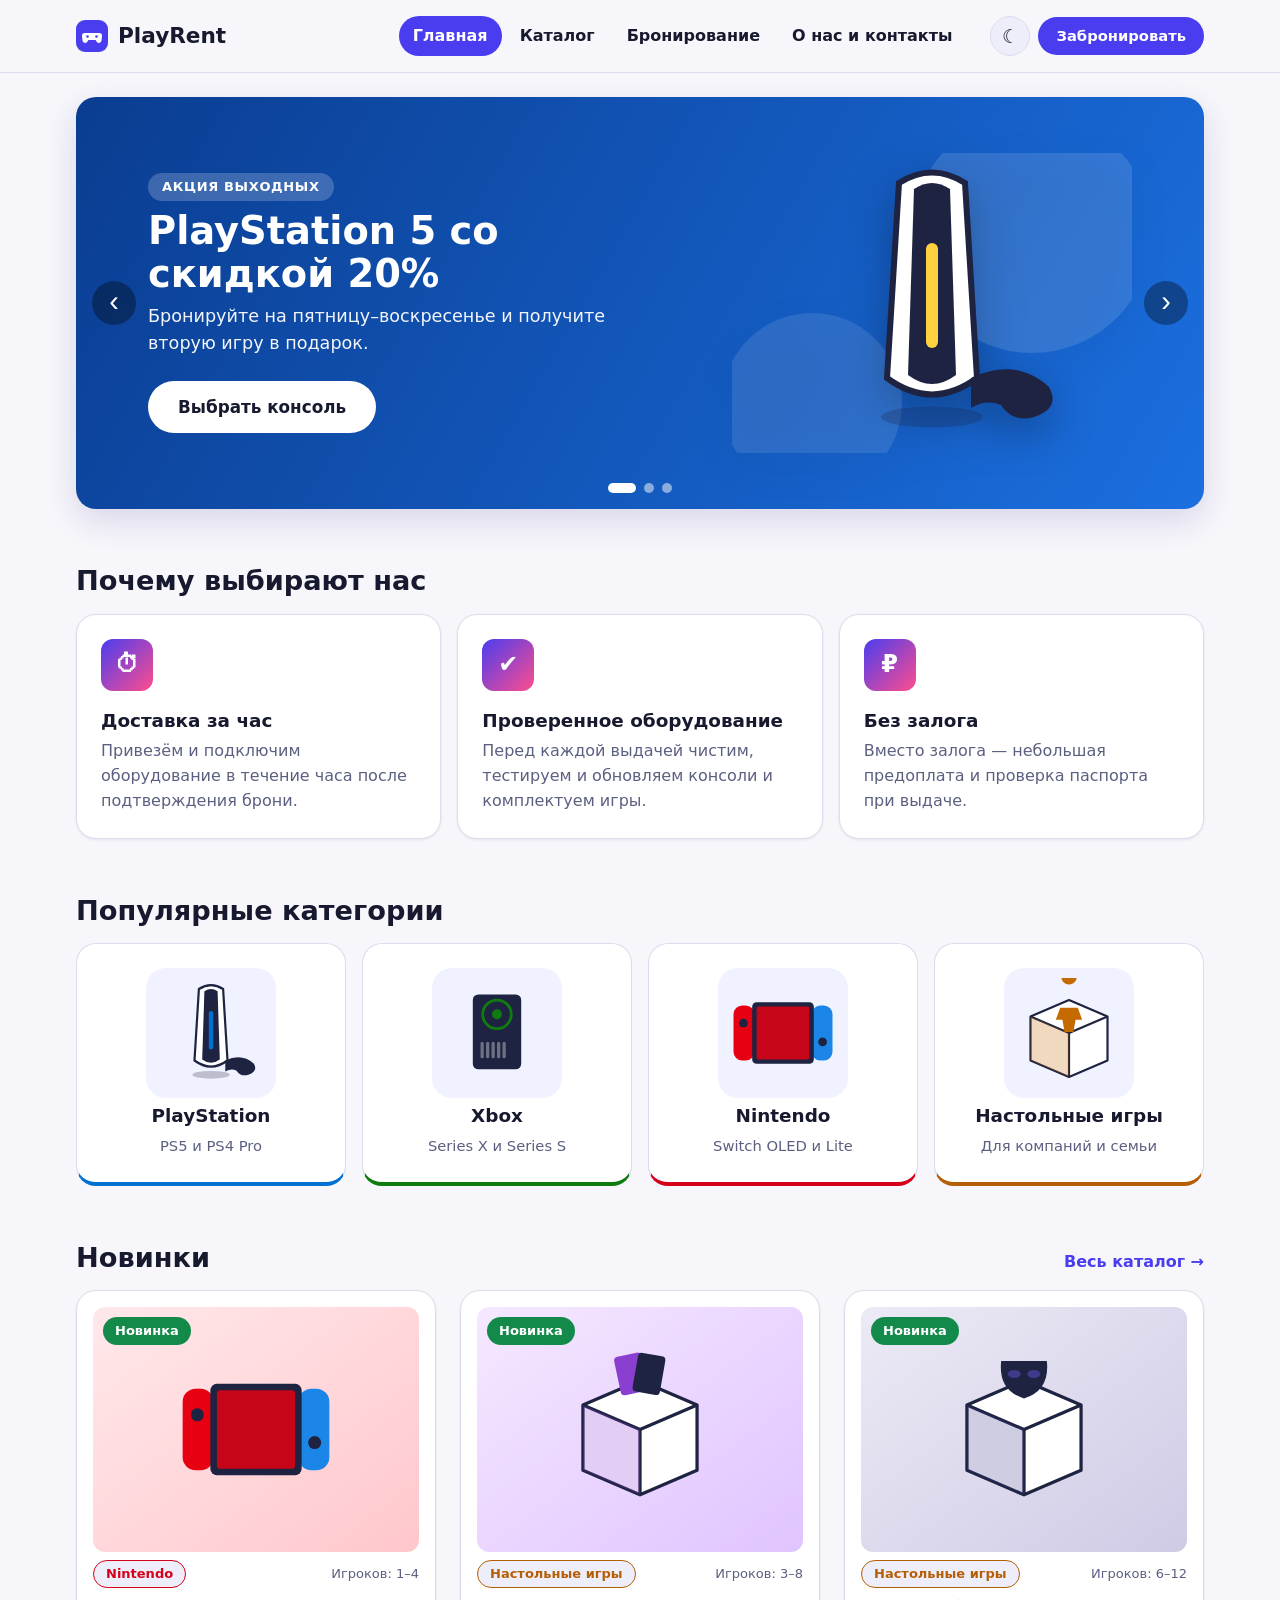
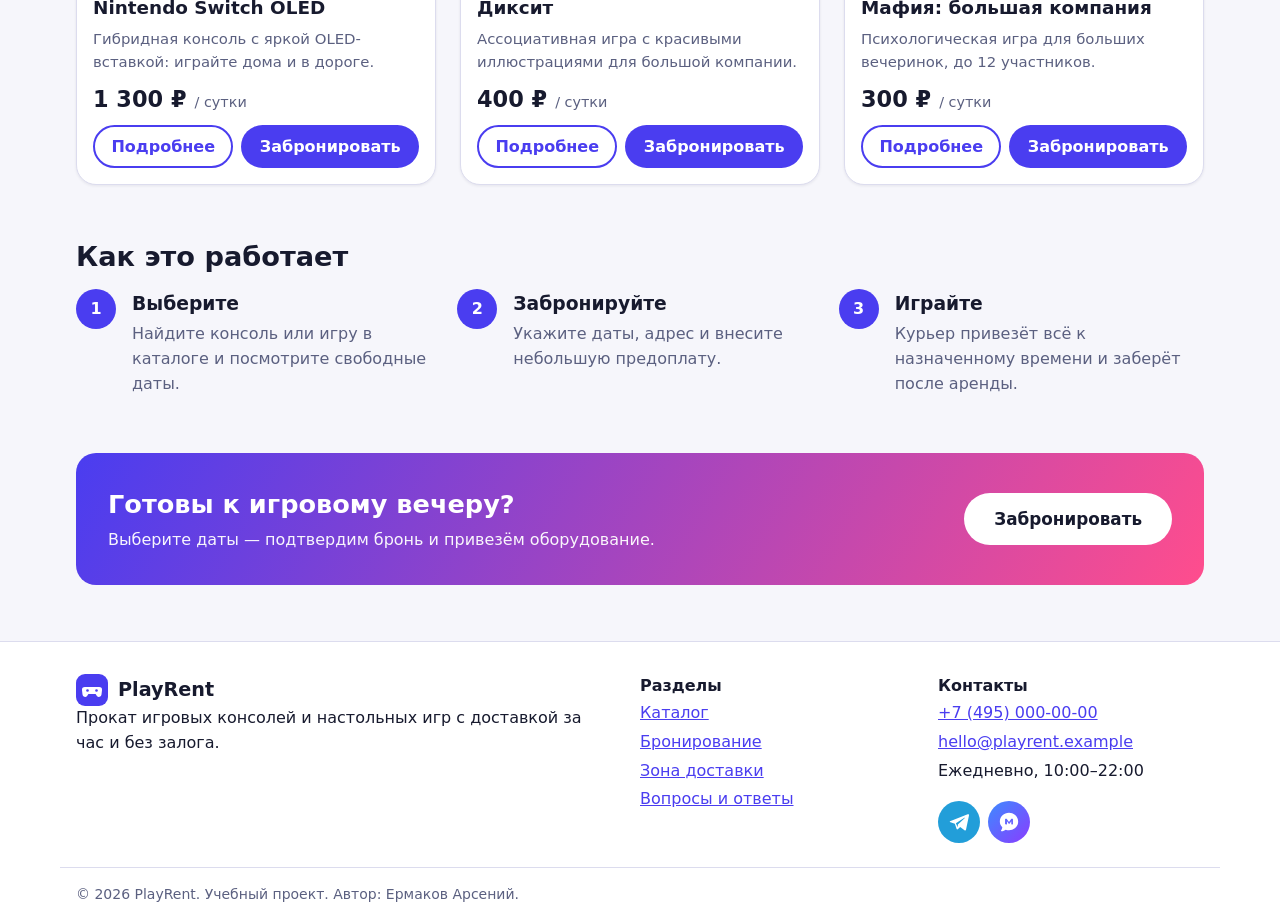
<file: index.html>
<!DOCTYPE html>
<html lang="ru">
<head>
  <meta charset="UTF-8">
  <meta name="viewport" content="width=device-width, initial-scale=1.0">
  <meta name="description" content="Прокат PlayStation, Xbox, Nintendo и настольных игр с доставкой за час и без залога.">
  <meta name="color-scheme" content="light dark">
  <title>PlayRent — прокат игровых консолей и настольных игр</title>
  <script>try{var t=localStorage.getItem('rent-theme');if(!t){t=matchMedia('(prefers-color-scheme: dark)').matches?'dark':'light'}document.documentElement.dataset.theme=t}catch(e){}</script>
  <link rel="stylesheet" href="css/style.css">
  <script src="js/main.js" defer></script>
</head>
<body>
  <a class="skip-link" href="#main">Перейти к содержимому</a>
  <header class="site-header">
    <div class="site-header__inner">
      <a class="site-header__logo" href="index.html"><svg class="site-header__logo-icon" viewBox="0 0 32 32" width="32" height="32" aria-hidden="true"><rect width="32" height="32" rx="9" fill="currentColor"/><path d="M9 13h14a3 3 0 0 1 3 3.3l-.5 4.2a2.6 2.6 0 0 1-4.6 1.4L19.6 20h-7.2l-1.3 1.9a2.6 2.6 0 0 1-4.6-1.4L6 16.3A3 3 0 0 1 9 13z" fill="#fff"/><circle cx="11.5" cy="16.5" r="1.3" fill="currentColor"/><circle cx="20.5" cy="16.5" r="1.3" fill="currentColor"/></svg><span>PlayRent</span></a>
      <nav class="site-nav" id="site-nav" aria-label="Основная навигация">
        <ul class="site-nav__list">
          <li class="site-nav__item"><a class="site-nav__link site-nav__link--active" href="index.html" aria-current="page">Главная</a></li>
          <li class="site-nav__item"><a class="site-nav__link" href="catalog.html">Каталог</a></li>
          <li class="site-nav__item"><a class="site-nav__link" href="booking.html">Бронирование</a></li>
          <li class="site-nav__item"><a class="site-nav__link" href="contacts.html">О нас и контакты</a></li>
        </ul>
      </nav>
      <div class="site-header__tools">
        <button class="theme-toggle" type="button" aria-label="Переключить тему" title="Тёмная / светлая тема">
          <span class="theme-toggle__icon" aria-hidden="true"></span>
        </button>
        <a class="button button--primary button--sm site-header__cta" href="booking.html">Забронировать</a>
        <button class="site-header__burger" type="button" aria-label="Открыть меню" aria-expanded="false" aria-controls="site-nav">
          <span class="site-header__burger-line"></span>
        </button>
      </div>
    </div>
  </header>

  <main class="page" id="main">
    <h1 class="visually-hidden">Прокат игровых консолей и настольных игр</h1>

    <section class="carousel" aria-roledescription="карусель" aria-label="Акции и новости">
      <div class="carousel__viewport">
        <ul class="carousel__track">
          <li class="carousel__slide carousel__slide--1" role="group" aria-roledescription="слайд" aria-label="1 из 3">
            <div class="carousel__content">
              <p class="carousel__eyebrow">Акция выходных</p>
              <h2 class="carousel__title">PlayStation 5 со скидкой 20%</h2>
              <p class="carousel__text">Бронируйте на пятницу–воскресенье и получите вторую игру в подарок.</p>
              <a class="button button--light button--lg" href="catalog.html?platform=ps">Выбрать консоль</a>
            </div>
            <img class="carousel__image" src="images/slide-1.svg" alt="" width="400" height="300">
          </li>
          <li class="carousel__slide carousel__slide--2" role="group" aria-roledescription="слайд" aria-label="2 из 3">
            <div class="carousel__content">
              <p class="carousel__eyebrow">Для вечеринок</p>
              <h2 class="carousel__title">Три дня по цене двух</h2>
              <p class="carousel__text">Любая настольная игра: берёте на три дня, платите за два.</p>
              <a class="button button--light button--lg" href="catalog.html?platform=board">Смотреть игры</a>
            </div>
            <img class="carousel__image" src="images/slide-2.svg" alt="" width="400" height="300" loading="lazy">
          </li>
          <li class="carousel__slide carousel__slide--3" role="group" aria-roledescription="слайд" aria-label="3 из 3">
            <div class="carousel__content">
              <p class="carousel__eyebrow">Новинка</p>
              <h2 class="carousel__title">Switch OLED — доставка за час</h2>
              <p class="carousel__text">Яркий OLED-экран и два Joy-Con в комплекте. Играйте уже сегодня.</p>
              <a class="button button--light button--lg" href="booking.html?id=5">Забронировать</a>
            </div>
            <img class="carousel__image" src="images/slide-3.svg" alt="" width="400" height="300" loading="lazy">
          </li>
        </ul>
      </div>
      <button class="carousel__arrow carousel__arrow--prev" type="button" aria-label="Предыдущий слайд"><span aria-hidden="true">‹</span></button>
      <button class="carousel__arrow carousel__arrow--next" type="button" aria-label="Следующий слайд"><span aria-hidden="true">›</span></button>
      <div class="carousel__dots">
          <button class="carousel__dot" type="button" aria-label="Слайд 1"></button>
          <button class="carousel__dot" type="button" aria-label="Слайд 2"></button>
          <button class="carousel__dot" type="button" aria-label="Слайд 3"></button>
      </div>
    </section>

    <section class="section" id="advantages" aria-labelledby="advantages-title">
      <h2 class="section__title" id="advantages-title">Почему выбирают нас</h2>
      <ul class="features">
        <li class="feature">
          <span class="feature__icon" aria-hidden="true">⏱</span>
          <h3 class="feature__title">Доставка за час</h3>
          <p class="feature__text">Привезём и подключим оборудование в течение часа после подтверждения брони.</p>
        </li>
        <li class="feature">
          <span class="feature__icon" aria-hidden="true">✔</span>
          <h3 class="feature__title">Проверенное оборудование</h3>
          <p class="feature__text">Перед каждой выдачей чистим, тестируем и обновляем консоли и комплектуем игры.</p>
        </li>
        <li class="feature">
          <span class="feature__icon" aria-hidden="true">₽</span>
          <h3 class="feature__title">Без залога</h3>
          <p class="feature__text">Вместо залога — небольшая предоплата и проверка паспорта при выдаче.</p>
        </li>
      </ul>
    </section>

    <section class="section" id="categories" aria-labelledby="categories-title">
      <h2 class="section__title" id="categories-title">Популярные категории</h2>
      <ul class="categories">
        <li class="category-card category-card--ps">
          <a class="category-card__link" href="catalog.html?platform=ps">
            <img class="category-card__image" src="images/cat-ps.svg" alt="" width="200" height="200" loading="lazy">
            <span class="category-card__title">PlayStation</span>
            <span class="category-card__text">PS5 и PS4 Pro</span>
          </a>
        </li>
        <li class="category-card category-card--xbox">
          <a class="category-card__link" href="catalog.html?platform=xbox">
            <img class="category-card__image" src="images/cat-xbox.svg" alt="" width="200" height="200" loading="lazy">
            <span class="category-card__title">Xbox</span>
            <span class="category-card__text">Series X и Series S</span>
          </a>
        </li>
        <li class="category-card category-card--nintendo">
          <a class="category-card__link" href="catalog.html?platform=nintendo">
            <img class="category-card__image" src="images/cat-nintendo.svg" alt="" width="200" height="200" loading="lazy">
            <span class="category-card__title">Nintendo</span>
            <span class="category-card__text">Switch OLED и Lite</span>
          </a>
        </li>
        <li class="category-card category-card--board">
          <a class="category-card__link" href="catalog.html?platform=board">
            <img class="category-card__image" src="images/cat-board.svg" alt="" width="200" height="200" loading="lazy">
            <span class="category-card__title">Настольные игры</span>
            <span class="category-card__text">Для компаний и семьи</span>
          </a>
        </li>
      </ul>
    </section>

    <section class="section" id="new" aria-labelledby="new-title">
      <div class="section__head">
        <h2 class="section__title" id="new-title">Новинки</h2>
        <a class="section__more" href="catalog.html">Весь каталог →</a>
      </div>
      <div class="products-grid">
    <article class="product-card" data-id="5" data-platform="nintendo" data-pmin="1" data-pmax="4" data-price="1300" data-name="Nintendo Switch OLED">
      <span class="product-card__badge product-card__badge--new">Новинка</span>
      <a class="product-card__media" href="product.html?id=5" tabindex="-1" aria-hidden="true">
        <img class="product-card__image" src="images/product-5-1.svg" alt="" width="400" height="300" loading="lazy">
      </a>
      <div class="product-card__meta"><span class="chip chip--nintendo">Nintendo</span><span class="product-card__players">Игроков: 1–4</span></div>
      <h3 class="product-card__title"><a class="product-card__link" href="product.html?id=5">Nintendo Switch OLED</a></h3>
      <p class="product-card__description">Гибридная консоль с яркой OLED-вставкой: играйте дома и в дороге.</p>
      <p class="product-card__price"><span class="product-card__price-current">1 300 ₽</span><span class="product-card__price-unit">/ сутки</span></p>
      <div class="product-card__actions">
        <a class="button button--secondary" href="product.html?id=5">Подробнее</a>
        <a class="button button--primary" href="booking.html?id=5">Забронировать</a>
      </div>
    </article>
    <article class="product-card" data-id="8" data-platform="board" data-pmin="3" data-pmax="8" data-price="400" data-name="Диксит">
      <span class="product-card__badge product-card__badge--new">Новинка</span>
      <a class="product-card__media" href="product.html?id=8" tabindex="-1" aria-hidden="true">
        <img class="product-card__image" src="images/product-8-1.svg" alt="" width="400" height="300" loading="lazy">
      </a>
      <div class="product-card__meta"><span class="chip chip--board">Настольные игры</span><span class="product-card__players">Игроков: 3–8</span></div>
      <h3 class="product-card__title"><a class="product-card__link" href="product.html?id=8">Диксит</a></h3>
      <p class="product-card__description">Ассоциативная игра с красивыми иллюстрациями для большой компании.</p>
      <p class="product-card__price"><span class="product-card__price-current">400 ₽</span><span class="product-card__price-unit">/ сутки</span></p>
      <div class="product-card__actions">
        <a class="button button--secondary" href="product.html?id=8">Подробнее</a>
        <a class="button button--primary" href="booking.html?id=8">Забронировать</a>
      </div>
    </article>
    <article class="product-card" data-id="11" data-platform="board" data-pmin="6" data-pmax="12" data-price="300" data-name="Мафия: большая компания">
      <span class="product-card__badge product-card__badge--new">Новинка</span>
      <a class="product-card__media" href="product.html?id=11" tabindex="-1" aria-hidden="true">
        <img class="product-card__image" src="images/product-11-1.svg" alt="" width="400" height="300" loading="lazy">
      </a>
      <div class="product-card__meta"><span class="chip chip--board">Настольные игры</span><span class="product-card__players">Игроков: 6–12</span></div>
      <h3 class="product-card__title"><a class="product-card__link" href="product.html?id=11">Мафия: большая компания</a></h3>
      <p class="product-card__description">Психологическая игра для больших вечеринок, до 12 участников.</p>
      <p class="product-card__price"><span class="product-card__price-current">300 ₽</span><span class="product-card__price-unit">/ сутки</span></p>
      <div class="product-card__actions">
        <a class="button button--secondary" href="product.html?id=11">Подробнее</a>
        <a class="button button--primary" href="booking.html?id=11">Забронировать</a>
      </div>
    </article>
      </div>
    </section>

    <section class="section" aria-labelledby="how-title">
      <h2 class="section__title" id="how-title">Как это работает</h2>
      <ol class="steps-list">
        <li class="steps-list__item"><span class="steps-list__num">1</span><div><h3 class="steps-list__title">Выберите</h3><p class="steps-list__text">Найдите консоль или игру в каталоге и посмотрите свободные даты.</p></div></li>
        <li class="steps-list__item"><span class="steps-list__num">2</span><div><h3 class="steps-list__title">Забронируйте</h3><p class="steps-list__text">Укажите даты, адрес и внесите небольшую предоплату.</p></div></li>
        <li class="steps-list__item"><span class="steps-list__num">3</span><div><h3 class="steps-list__title">Играйте</h3><p class="steps-list__text">Курьер привезёт всё к назначенному времени и заберёт после аренды.</p></div></li>
      </ol>
    </section>

    <aside class="cta" aria-label="Забронировать">
      <div>
        <p class="cta__title">Готовы к игровому вечеру?</p>
        <p class="cta__text">Выберите даты — подтвердим бронь и привезём оборудование.</p>
      </div>
      <a class="button button--light button--lg" href="booking.html">Забронировать</a>
    </aside>
  </main>

  <footer class="site-footer">
    <div class="site-footer__inner">
      <div class="site-footer__col site-footer__col--brand">
        <p class="site-footer__logo"><svg class="site-header__logo-icon" viewBox="0 0 32 32" width="32" height="32" aria-hidden="true"><rect width="32" height="32" rx="9" fill="currentColor"/><path d="M9 13h14a3 3 0 0 1 3 3.3l-.5 4.2a2.6 2.6 0 0 1-4.6 1.4L19.6 20h-7.2l-1.3 1.9a2.6 2.6 0 0 1-4.6-1.4L6 16.3A3 3 0 0 1 9 13z" fill="#fff"/><circle cx="11.5" cy="16.5" r="1.3" fill="currentColor"/><circle cx="20.5" cy="16.5" r="1.3" fill="currentColor"/></svg><span>PlayRent</span></p>
        <p>Прокат игровых консолей и настольных игр с доставкой за час и без залога.</p>
      </div>
      <div class="site-footer__col">
        <p class="site-footer__title">Разделы</p>
        <ul class="site-footer__list">
          <li><a class="site-footer__link" href="catalog.html">Каталог</a></li>
          <li><a class="site-footer__link" href="booking.html">Бронирование</a></li>
          <li><a class="site-footer__link" href="contacts.html#zone">Зона доставки</a></li>
          <li><a class="site-footer__link" href="contacts.html#faq">Вопросы и ответы</a></li>
        </ul>
      </div>
      <div class="site-footer__col">
        <p class="site-footer__title">Контакты</p>
        <ul class="site-footer__list">
          <li><a class="site-footer__link" href="tel:+74950000000">+7 (495) 000-00-00</a></li>
          <li><a class="site-footer__link" href="mailto:hello@playrent.example">hello@playrent.example</a></li>
          <li>Ежедневно, 10:00–22:00</li>
        </ul>
        <ul class="socials" aria-label="Мы в мессенджерах">
          <li class="socials__item">
            <a class="socials__link socials__link--telegram" href="https://t.me/playrent_example" target="_blank" rel="noopener noreferrer" aria-label="Telegram" title="Telegram">
              <svg class="socials__icon" viewBox="0 0 24 24" width="22" height="22" aria-hidden="true"><path fill="currentColor" d="M21.5 3.6 2.9 10.8c-1.3.5-1.2 1.2-.2 1.5l4.8 1.5 1.8 5.6c.2.6.4.8.8.8.4 0 .6-.2.9-.5l2.3-2.3 4.7 3.5c.9.5 1.5.2 1.7-.8L22.9 5c.3-1.2-.5-1.8-1.4-1.4zM8.6 13.3l9.3-5.9c.4-.3.8-.1.5.2l-7.6 7-.3 3.2-1.9-4.5z"/></svg>
            </a>
          </li>
          <li class="socials__item">
            <a class="socials__link socials__link--max" href="https://max.ru/playrent_example" target="_blank" rel="noopener noreferrer" aria-label="MAX" title="MAX">
              <svg class="socials__icon" viewBox="0 0 24 24" width="22" height="22" aria-hidden="true"><path fill="currentColor" d="M12 2C6.5 2 2 6.2 2 11.4c0 2.5 1 4.7 2.7 6.4-.1 1.3-.6 2.6-1.4 3.6-.2.3 0 .7.4.7 2 0 3.6-.8 4.7-1.7 1.1.4 2.3.6 3.6.6 5.5 0 10-4.2 10-9.4S17.5 2 12 2zm-4.3 12.2V8.9c0-.3.2-.5.5-.5h.9c.2 0 .4.1.5.3l2.4 3.3 2.4-3.3c.1-.2.3-.3.5-.3h.9c.3 0 .5.2.5.5v5.3c0 .3-.2.5-.5.5h-.8c-.3 0-.5-.2-.5-.5v-3l-1.9 2.6c-.2.3-.7.3-.9 0l-1.9-2.6v3c0 .3-.2.5-.5.5h-.8c-.3 0-.5-.2-.5-.5z"/></svg>
            </a>
          </li>
        </ul>
      </div>
    </div>
    <p class="site-footer__copy">&copy; 2026 PlayRent. Учебный проект. Автор: Ермаков Арсений.</p>
  </footer>
</body>
</html>
</file>
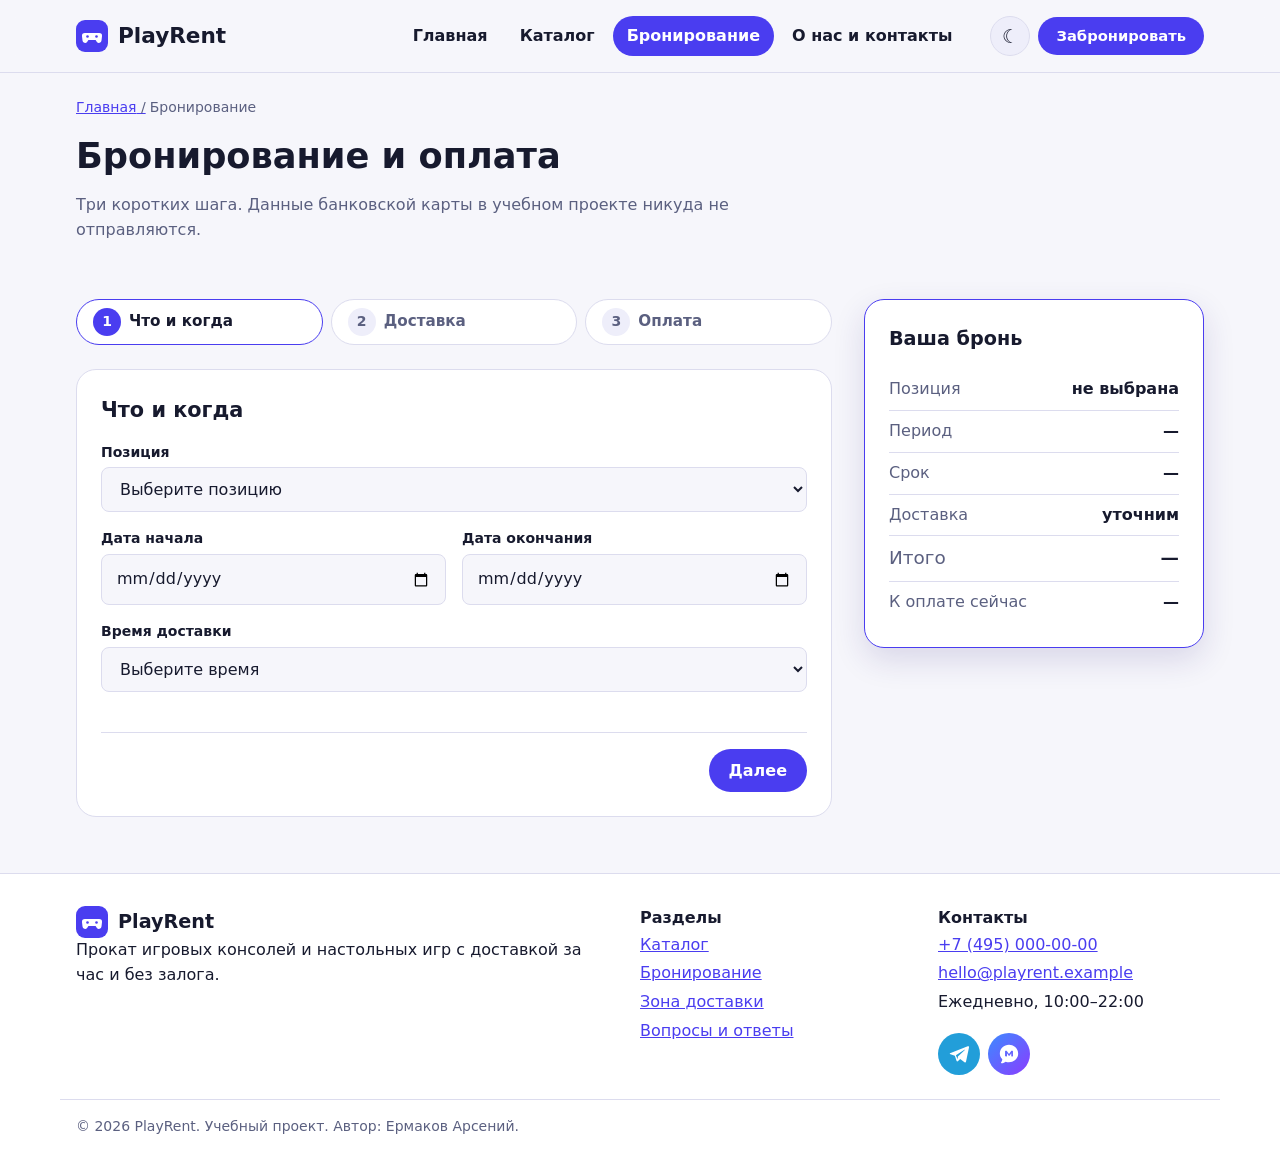
<file: booking.html>
<!DOCTYPE html>
<html lang="ru">
<head>
  <meta charset="UTF-8">
  <meta name="viewport" content="width=device-width, initial-scale=1.0">
  <meta name="description" content="Забронируйте консоль или настольную игру: выбор даты и времени, адрес доставки, предоплата онлайн и напоминание в мессенджер.">
  <meta name="color-scheme" content="light dark">
  <title>Бронирование и оплата — PlayRent</title>
  <script>try{var t=localStorage.getItem('rent-theme');if(!t){t=matchMedia('(prefers-color-scheme: dark)').matches?'dark':'light'}document.documentElement.dataset.theme=t}catch(e){}</script>
  <link rel="stylesheet" href="css/style.css">
  <script src="js/main.js" defer></script>
</head>
<body>
  <a class="skip-link" href="#main">Перейти к содержимому</a>
  <header class="site-header">
    <div class="site-header__inner">
      <a class="site-header__logo" href="index.html"><svg class="site-header__logo-icon" viewBox="0 0 32 32" width="32" height="32" aria-hidden="true"><rect width="32" height="32" rx="9" fill="currentColor"/><path d="M9 13h14a3 3 0 0 1 3 3.3l-.5 4.2a2.6 2.6 0 0 1-4.6 1.4L19.6 20h-7.2l-1.3 1.9a2.6 2.6 0 0 1-4.6-1.4L6 16.3A3 3 0 0 1 9 13z" fill="#fff"/><circle cx="11.5" cy="16.5" r="1.3" fill="currentColor"/><circle cx="20.5" cy="16.5" r="1.3" fill="currentColor"/></svg><span>PlayRent</span></a>
      <nav class="site-nav" id="site-nav" aria-label="Основная навигация">
        <ul class="site-nav__list">
          <li class="site-nav__item"><a class="site-nav__link" href="index.html">Главная</a></li>
          <li class="site-nav__item"><a class="site-nav__link" href="catalog.html">Каталог</a></li>
          <li class="site-nav__item"><a class="site-nav__link site-nav__link--active" href="booking.html" aria-current="page">Бронирование</a></li>
          <li class="site-nav__item"><a class="site-nav__link" href="contacts.html">О нас и контакты</a></li>
        </ul>
      </nav>
      <div class="site-header__tools">
        <button class="theme-toggle" type="button" aria-label="Переключить тему" title="Тёмная / светлая тема">
          <span class="theme-toggle__icon" aria-hidden="true"></span>
        </button>
        <a class="button button--primary button--sm site-header__cta" href="booking.html">Забронировать</a>
        <button class="site-header__burger" type="button" aria-label="Открыть меню" aria-expanded="false" aria-controls="site-nav">
          <span class="site-header__burger-line"></span>
        </button>
      </div>
    </div>
  </header>

  <main class="page" id="main">
    <nav class="breadcrumbs" aria-label="Хлебные крошки">
      <a class="breadcrumbs__link" href="index.html">Главная</a>
      <span class="breadcrumbs__current" aria-current="page">Бронирование</span>
    </nav>
    <section class="section">
      <h1 class="section__title section__title--xl">Бронирование и оплата</h1>
      <p class="section__lead">Три коротких шага. Данные банковской карты в учебном проекте никуда не отправляются.</p>
    </section>

    <div class="booking-layout">
      <div class="booking-layout__main">
        <ol class="steps" id="steps" aria-label="Шаги бронирования">
          <li class="steps__item steps__item--active" data-step-marker="1"><span class="steps__num">1</span><span class="steps__label">Что и когда</span></li>
          <li class="steps__item" data-step-marker="2"><span class="steps__num">2</span><span class="steps__label">Доставка</span></li>
          <li class="steps__item" data-step-marker="3"><span class="steps__num">3</span><span class="steps__label">Оплата</span></li>
        </ol>

        <form class="booking-form" id="booking-form" action="#" method="post" novalidate data-validate>
          <fieldset class="booking-form__step" data-step="1">
            <legend class="booking-form__legend">Что и когда</legend>
        <div class="field">
          <label class="field__label" for="bk-item">Позиция</label>
          <select class="field__control" id="bk-item" name="item" required><option value="">Выберите позицию</option><option value="1" data-day="1800" data-week="9000" data-image="images/product-1-1.svg">PlayStation 5 — 1 800 ₽/сутки</option><option value="2" data-day="1200" data-week="6000" data-image="images/product-2-1.svg">PlayStation 4 Pro — 1 200 ₽/сутки</option><option value="3" data-day="1700" data-week="8500" data-image="images/product-3-1.svg">Xbox Series X — 1 700 ₽/сутки</option><option value="4" data-day="1100" data-week="5500" data-image="images/product-4-1.svg">Xbox Series S — 1 100 ₽/сутки</option><option value="5" data-day="1300" data-week="6500" data-image="images/product-5-1.svg">Nintendo Switch OLED — 1 300 ₽/сутки</option><option value="6" data-day="800" data-week="4000" data-image="images/product-6-1.svg">Nintendo Switch Lite — 800 ₽/сутки</option><option value="7" data-day="350" data-week="1700" data-image="images/product-7-1.svg">Каркассон — 350 ₽/сутки</option><option value="8" data-day="400" data-week="2000" data-image="images/product-8-1.svg">Диксит — 400 ₽/сутки</option><option value="9" data-day="250" data-week="1200" data-image="images/product-9-1.svg">Взрывные котята — 250 ₽/сутки</option><option value="10" data-day="450" data-week="2200" data-image="images/product-10-1.svg">Колонизаторы — 450 ₽/сутки</option><option value="11" data-day="300" data-week="1500" data-image="images/product-11-1.svg">Мафия: большая компания — 300 ₽/сутки</option><option value="12" data-day="300" data-week="1500" data-image="images/product-12-1.svg">Кодовые имена — 300 ₽/сутки</option></select>
          <p class="field__error" id="bk-item-error" role="alert" hidden></p>
        </div>
            <div class="booking-form__row">
        <div class="field">
          <label class="field__label" for="bk-from">Дата начала</label>
          <input class="field__control" id="bk-from" name="from" type="date" required data-min-today>
          <p class="field__error" id="bk-from-error" role="alert" hidden></p>
        </div>
        <div class="field">
          <label class="field__label" for="bk-to">Дата окончания</label>
          <input class="field__control" id="bk-to" name="to" type="date" required data-min-today>
          <p class="field__error" id="bk-to-error" role="alert" hidden></p>
        </div>
            </div>
        <div class="field">
          <label class="field__label" for="bk-time">Время доставки</label>
          <select class="field__control" id="bk-time" name="time" required><option value="">Выберите время</option><option value="Как можно быстрее (в течение часа)">Как можно быстрее (в течение часа)</option><option value="10:00–12:00">10:00–12:00</option><option value="12:00–14:00">12:00–14:00</option><option value="14:00–16:00">14:00–16:00</option><option value="16:00–18:00">16:00–18:00</option><option value="18:00–20:00">18:00–20:00</option><option value="20:00–22:00">20:00–22:00</option></select>
          <p class="field__error" id="bk-time-error" role="alert" hidden></p>
        </div>
          </fieldset>

          <fieldset class="booking-form__step" data-step="2" hidden>
            <legend class="booking-form__legend">Доставка и контакты</legend>
            <div class="choice" role="radiogroup" aria-label="Способ получения">
              <label class="choice__item"><input class="choice__input" type="radio" name="delivery" value="courier" checked><span class="choice__body"><span class="choice__title">Доставка курьером</span><span class="choice__text">Привезём и заберём по вашему адресу</span></span></label>
              <label class="choice__item"><input class="choice__input" type="radio" name="delivery" value="pickup"><span class="choice__body"><span class="choice__title">Самовывоз</span><span class="choice__text">Пункт выдачи: Москва, ул. Игровая, 1</span></span></label>
            </div>
            <div id="address-block">
        <div class="field">
          <label class="field__label" for="bk-street">Улица</label>
          <input class="field__control" id="bk-street" name="street" type="text" autocomplete="address-line1" placeholder="Например, Тверская" required>
          <p class="field__error" id="bk-street-error" role="alert" hidden></p>
        </div>
              <div class="booking-form__row booking-form__row--3">
        <div class="field">
          <label class="field__label" for="bk-house">Дом</label>
          <input class="field__control" id="bk-house" name="house" type="text" required>
          <p class="field__error" id="bk-house-error" role="alert" hidden></p>
        </div>
        <div class="field">
          <label class="field__label" for="bk-flat">Квартира</label>
          <input class="field__control" id="bk-flat" name="flat" type="text" >
          <p class="field__error" id="bk-flat-error" role="alert" hidden></p>
        </div>
        <div class="field">
          <label class="field__label" for="bk-floor">Этаж</label>
          <input class="field__control" id="bk-floor" name="floor" type="number" min="1" max="99">
          <p class="field__error" id="bk-floor-error" role="alert" hidden></p>
        </div>
              </div>
        <div class="field">
          <label class="field__label" for="bk-comment">Комментарий курьеру</label>
          <textarea class="field__control" id="bk-comment" name="comment" rows="2" maxlength="200" placeholder="Домофон, подъезд, как позвонить"></textarea>
          <p class="field__error" id="bk-comment-error" role="alert" hidden></p>
        </div>
            </div>
            <div class="booking-form__row">
        <div class="field">
          <label class="field__label" for="bk-name">Имя</label>
          <input class="field__control" id="bk-name" name="name" type="text" minlength="2" autocomplete="given-name" required>
          <p class="field__error" id="bk-name-error" role="alert" hidden></p>
        </div>
        <div class="field">
          <label class="field__label" for="bk-phone">Телефон</label>
          <input class="field__control" id="bk-phone" name="phone" type="tel" inputmode="tel" placeholder="+7 (900) 000-00-00" pattern="^\+7 \(\d{3}\) \d{3}-\d{2}-\d{2}$" title="Формат: +7 (900) 000-00-00" data-phone-mask autocomplete="tel" required>
          <p class="field__error" id="bk-phone-error" role="alert" hidden></p>
        </div>
            </div>
        <div class="field">
          <label class="field__label" for="bk-email">E-mail</label>
          <input class="field__control" id="bk-email" name="email" type="email" autocomplete="email" placeholder="example@mail.ru" required>
          <p class="field__error" id="bk-email-error" role="alert" hidden></p>
        </div>
          </fieldset>

          <fieldset class="booking-form__step" data-step="3" hidden>
            <legend class="booking-form__legend">Оплата и напоминание</legend>
            <div class="choice" role="radiogroup" aria-label="Размер предоплаты">
              <label class="choice__item"><input class="choice__input" type="radio" name="prepay" value="30" checked><span class="choice__body"><span class="choice__title">Предоплата 30%</span><span class="choice__text">Остальное — при получении</span></span></label>
              <label class="choice__item"><input class="choice__input" type="radio" name="prepay" value="100"><span class="choice__body"><span class="choice__title">Оплатить полностью</span><span class="choice__text">Ничего не платить курьеру</span></span></label>
            </div>
        <div class="field">
          <label class="field__label" for="bk-card">Номер карты</label>
          <input class="field__control" id="bk-card" name="card" type="text" inputmode="numeric" autocomplete="off" placeholder="0000 0000 0000 0000" pattern="^\d{4} \d{4} \d{4} \d{4}$" title="16 цифр номера карты" data-card-mask required>
          <p class="field__error" id="bk-card-error" role="alert" hidden></p>
        </div>
            <div class="booking-form__row">
        <div class="field">
          <label class="field__label" for="bk-exp">Срок действия</label>
          <input class="field__control" id="bk-exp" name="exp" type="text" inputmode="numeric" autocomplete="off" placeholder="ММ/ГГ" pattern="^(0[1-9]|1[0-2])/\d{2}$" title="Формат ММ/ГГ" data-exp-mask required>
          <p class="field__error" id="bk-exp-error" role="alert" hidden></p>
        </div>
        <div class="field">
          <label class="field__label" for="bk-cvc">CVC</label>
          <input class="field__control" id="bk-cvc" name="cvc" type="password" inputmode="numeric" autocomplete="off" maxlength="3" pattern="^\d{3}$" title="3 цифры" required>
          <p class="field__error" id="bk-cvc-error" role="alert" hidden></p>
        </div>
            </div>
            <p class="booking-form__note">Демонстрационная оплата: реальные данные карты вводить не нужно.</p>

            <div class="reminder">
              <label class="field__check"><input class="field__checkbox" id="bk-remind" name="remind" type="checkbox" checked><span>Напомнить о доставке в мессенджер</span></label>
              <div class="reminder__body" id="reminder-body">
                <div class="choice choice--compact" role="radiogroup" aria-label="Мессенджер">
                  <label class="choice__item"><input class="choice__input" type="radio" name="messenger" value="Telegram" checked><span class="choice__body"><span class="choice__title">Telegram</span></span></label>
                  <label class="choice__item"><input class="choice__input" type="radio" name="messenger" value="WhatsApp"><span class="choice__body"><span class="choice__title">WhatsApp</span></span></label>
                  <label class="choice__item"><input class="choice__input" type="radio" name="messenger" value="Viber"><span class="choice__body"><span class="choice__title">Viber</span></span></label>
                </div>
        <div class="field">
          <label class="field__label" for="bk-contact">Ник или номер в мессенджере</label>
          <input class="field__control" id="bk-contact" name="contact" type="text" placeholder="@nickname или +7…" required>
          <small class="field__hint" id="bk-contact-hint">Напомним за 2 часа до доставки и за 3 часа до конца аренды</small>
          <p class="field__error" id="bk-contact-error" role="alert" hidden></p>
        </div>
              </div>
            </div>
            <div class="field field--checkbox">
              <label class="field__check"><input class="field__checkbox" id="bk-agree" name="agreement" type="checkbox" required><span>Я согласен с условиями аренды и обработкой персональных данных</span></label>
              <p class="field__error" id="bk-agree-error" role="alert" hidden></p>
            </div>
          </fieldset>

          <div class="booking-form__actions">
            <button class="button button--secondary" type="button" id="step-back" hidden>Назад</button>
            <button class="button button--primary" type="button" id="step-next">Далее</button>
            <button class="button button--primary" type="submit" id="step-submit" hidden>Оплатить и забронировать</button>
          </div>
        </form>

        <section class="booking-done" id="booking-done" tabindex="-1" hidden aria-labelledby="done-title">
          <p class="booking-done__icon" aria-hidden="true">✓</p>
          <h2 class="booking-done__title" id="done-title">Бронь подтверждена</h2>
          <p class="booking-done__number">Номер брони: <strong id="done-number"></strong></p>
          <ul class="booking-done__list" id="done-list"></ul>
          <p class="booking-done__text" id="done-remind"></p>
          <div class="booking-done__actions">
            <a class="button button--primary" href="catalog.html">Вернуться в каталог</a>
            <a class="button button--secondary" href="index.html">На главную</a>
          </div>
        </section>
      </div>

      <aside class="booking-layout__aside" aria-label="Сводка брони">
        <div class="summary" id="summary">
          <img class="summary__image" id="summary-image" src="images/product-1-1.svg" alt="" width="400" height="300" hidden>
          <h2 class="summary__title">Ваша бронь</h2>
          <dl class="summary__list">
            <div class="summary__row"><dt>Позиция</dt><dd id="sum-item">не выбрана</dd></div>
            <div class="summary__row"><dt>Период</dt><dd id="sum-period">—</dd></div>
            <div class="summary__row"><dt>Срок</dt><dd id="sum-days">—</dd></div>
            <div class="summary__row"><dt>Доставка</dt><dd id="sum-delivery">бесплатно</dd></div>
            <div class="summary__row summary__row--total"><dt>Итого</dt><dd id="sum-total">—</dd></div>
            <div class="summary__row"><dt>К оплате сейчас</dt><dd id="sum-prepay">—</dd></div>
          </dl>
        </div>
      </aside>
    </div>
  </main>

  <footer class="site-footer">
    <div class="site-footer__inner">
      <div class="site-footer__col site-footer__col--brand">
        <p class="site-footer__logo"><svg class="site-header__logo-icon" viewBox="0 0 32 32" width="32" height="32" aria-hidden="true"><rect width="32" height="32" rx="9" fill="currentColor"/><path d="M9 13h14a3 3 0 0 1 3 3.3l-.5 4.2a2.6 2.6 0 0 1-4.6 1.4L19.6 20h-7.2l-1.3 1.9a2.6 2.6 0 0 1-4.6-1.4L6 16.3A3 3 0 0 1 9 13z" fill="#fff"/><circle cx="11.5" cy="16.5" r="1.3" fill="currentColor"/><circle cx="20.5" cy="16.5" r="1.3" fill="currentColor"/></svg><span>PlayRent</span></p>
        <p>Прокат игровых консолей и настольных игр с доставкой за час и без залога.</p>
      </div>
      <div class="site-footer__col">
        <p class="site-footer__title">Разделы</p>
        <ul class="site-footer__list">
          <li><a class="site-footer__link" href="catalog.html">Каталог</a></li>
          <li><a class="site-footer__link" href="booking.html">Бронирование</a></li>
          <li><a class="site-footer__link" href="contacts.html#zone">Зона доставки</a></li>
          <li><a class="site-footer__link" href="contacts.html#faq">Вопросы и ответы</a></li>
        </ul>
      </div>
      <div class="site-footer__col">
        <p class="site-footer__title">Контакты</p>
        <ul class="site-footer__list">
          <li><a class="site-footer__link" href="tel:+74950000000">+7 (495) 000-00-00</a></li>
          <li><a class="site-footer__link" href="mailto:hello@playrent.example">hello@playrent.example</a></li>
          <li>Ежедневно, 10:00–22:00</li>
        </ul>
        <ul class="socials" aria-label="Мы в мессенджерах">
          <li class="socials__item">
            <a class="socials__link socials__link--telegram" href="https://t.me/playrent_example" target="_blank" rel="noopener noreferrer" aria-label="Telegram" title="Telegram">
              <svg class="socials__icon" viewBox="0 0 24 24" width="22" height="22" aria-hidden="true"><path fill="currentColor" d="M21.5 3.6 2.9 10.8c-1.3.5-1.2 1.2-.2 1.5l4.8 1.5 1.8 5.6c.2.6.4.8.8.8.4 0 .6-.2.9-.5l2.3-2.3 4.7 3.5c.9.5 1.5.2 1.7-.8L22.9 5c.3-1.2-.5-1.8-1.4-1.4zM8.6 13.3l9.3-5.9c.4-.3.8-.1.5.2l-7.6 7-.3 3.2-1.9-4.5z"/></svg>
            </a>
          </li>
          <li class="socials__item">
            <a class="socials__link socials__link--max" href="https://max.ru/playrent_example" target="_blank" rel="noopener noreferrer" aria-label="MAX" title="MAX">
              <svg class="socials__icon" viewBox="0 0 24 24" width="22" height="22" aria-hidden="true"><path fill="currentColor" d="M12 2C6.5 2 2 6.2 2 11.4c0 2.5 1 4.7 2.7 6.4-.1 1.3-.6 2.6-1.4 3.6-.2.3 0 .7.4.7 2 0 3.6-.8 4.7-1.7 1.1.4 2.3.6 3.6.6 5.5 0 10-4.2 10-9.4S17.5 2 12 2zm-4.3 12.2V8.9c0-.3.2-.5.5-.5h.9c.2 0 .4.1.5.3l2.4 3.3 2.4-3.3c.1-.2.3-.3.5-.3h.9c.3 0 .5.2.5.5v5.3c0 .3-.2.5-.5.5h-.8c-.3 0-.5-.2-.5-.5v-3l-1.9 2.6c-.2.3-.7.3-.9 0l-1.9-2.6v3c0 .3-.2.5-.5.5h-.8c-.3 0-.5-.2-.5-.5z"/></svg>
            </a>
          </li>
        </ul>
      </div>
    </div>
    <p class="site-footer__copy">&copy; 2026 PlayRent. Учебный проект. Автор: Ермаков Арсений.</p>
  </footer>
</body>
</html>
</file>
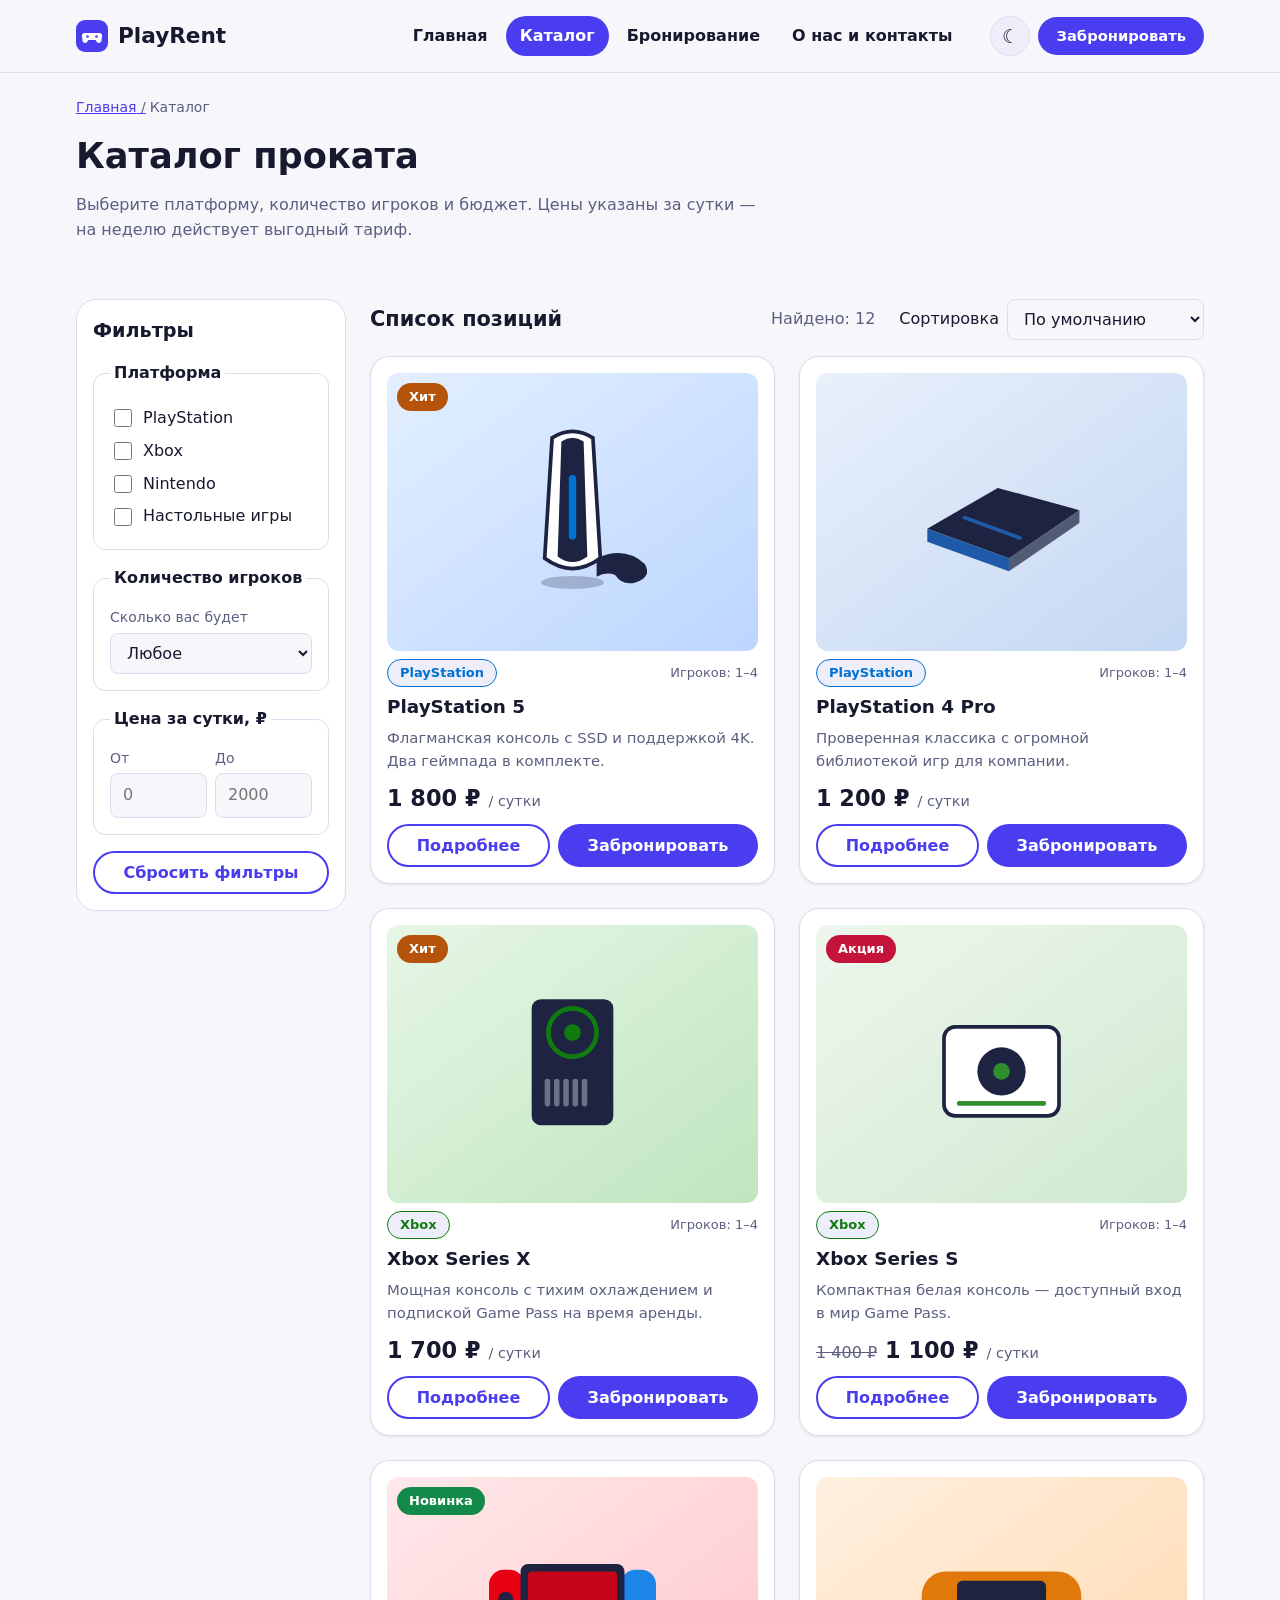
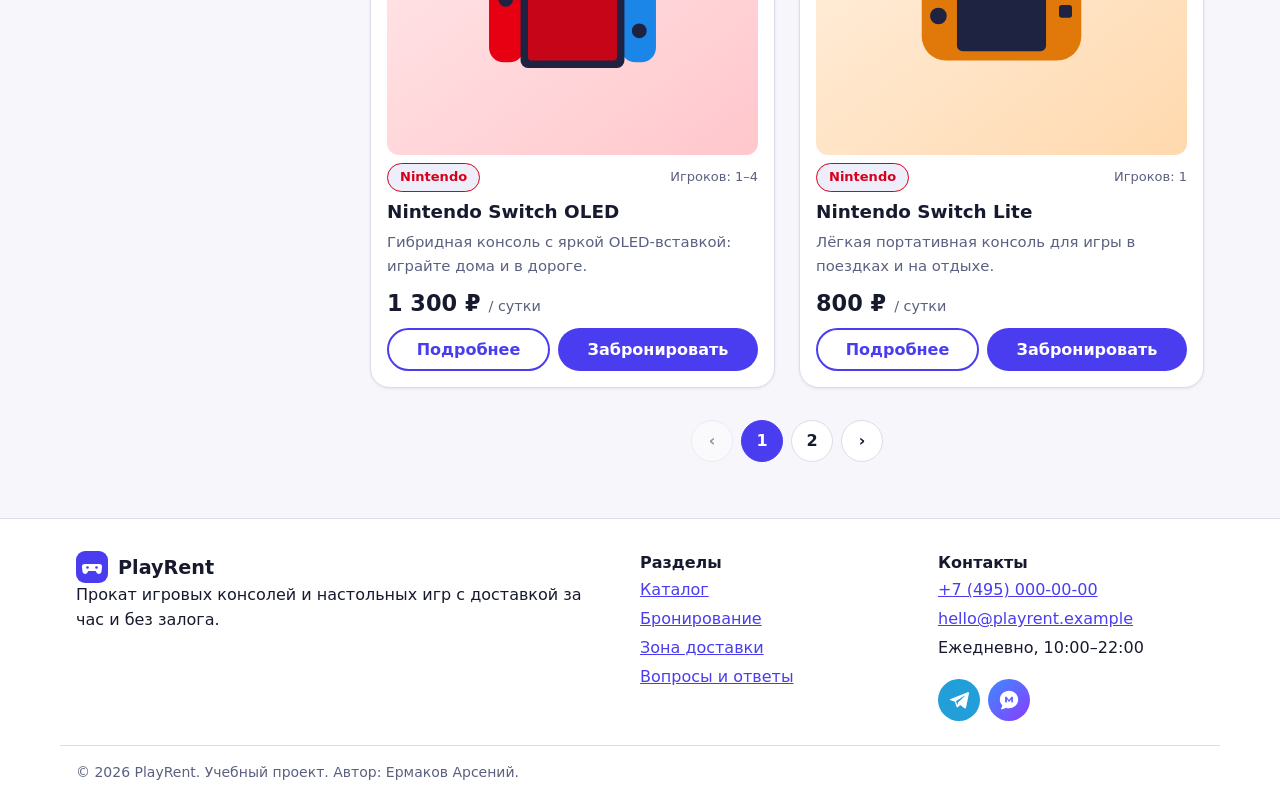
<file: catalog.html>
<!DOCTYPE html>
<html lang="ru">
<head>
  <meta charset="UTF-8">
  <meta name="viewport" content="width=device-width, initial-scale=1.0">
  <meta name="description" content="Каталог проката: консоли PlayStation, Xbox, Nintendo и настольные игры с фильтрами и сортировкой.">
  <meta name="color-scheme" content="light dark">
  <title>Каталог — PlayRent</title>
  <script>try{var t=localStorage.getItem('rent-theme');if(!t){t=matchMedia('(prefers-color-scheme: dark)').matches?'dark':'light'}document.documentElement.dataset.theme=t}catch(e){}</script>
  <link rel="stylesheet" href="css/style.css">
  <script src="js/main.js" defer></script>
</head>
<body>
  <a class="skip-link" href="#main">Перейти к содержимому</a>
  <header class="site-header">
    <div class="site-header__inner">
      <a class="site-header__logo" href="index.html"><svg class="site-header__logo-icon" viewBox="0 0 32 32" width="32" height="32" aria-hidden="true"><rect width="32" height="32" rx="9" fill="currentColor"/><path d="M9 13h14a3 3 0 0 1 3 3.3l-.5 4.2a2.6 2.6 0 0 1-4.6 1.4L19.6 20h-7.2l-1.3 1.9a2.6 2.6 0 0 1-4.6-1.4L6 16.3A3 3 0 0 1 9 13z" fill="#fff"/><circle cx="11.5" cy="16.5" r="1.3" fill="currentColor"/><circle cx="20.5" cy="16.5" r="1.3" fill="currentColor"/></svg><span>PlayRent</span></a>
      <nav class="site-nav" id="site-nav" aria-label="Основная навигация">
        <ul class="site-nav__list">
          <li class="site-nav__item"><a class="site-nav__link" href="index.html">Главная</a></li>
          <li class="site-nav__item"><a class="site-nav__link site-nav__link--active" href="catalog.html" aria-current="page">Каталог</a></li>
          <li class="site-nav__item"><a class="site-nav__link" href="booking.html">Бронирование</a></li>
          <li class="site-nav__item"><a class="site-nav__link" href="contacts.html">О нас и контакты</a></li>
        </ul>
      </nav>
      <div class="site-header__tools">
        <button class="theme-toggle" type="button" aria-label="Переключить тему" title="Тёмная / светлая тема">
          <span class="theme-toggle__icon" aria-hidden="true"></span>
        </button>
        <a class="button button--primary button--sm site-header__cta" href="booking.html">Забронировать</a>
        <button class="site-header__burger" type="button" aria-label="Открыть меню" aria-expanded="false" aria-controls="site-nav">
          <span class="site-header__burger-line"></span>
        </button>
      </div>
    </div>
  </header>

  <main class="page" id="main">
    <nav class="breadcrumbs" aria-label="Хлебные крошки">
      <a class="breadcrumbs__link" href="index.html">Главная</a>
      <span class="breadcrumbs__current" aria-current="page">Каталог</span>
    </nav>
    <section class="section">
      <h1 class="section__title section__title--xl">Каталог проката</h1>
      <p class="section__lead">Выберите платформу, количество игроков и бюджет. Цены указаны за сутки — на неделю действует выгодный тариф.</p>
    </section>

    <div class="catalog-layout">
      <aside class="catalog-filters" aria-label="Фильтры каталога">
        <h2 class="catalog-filters__title">Фильтры</h2>
        <form class="filters" id="filters-form" action="#" method="get">
          <fieldset class="filters__group">
            <legend class="filters__legend">Платформа</legend>
            <label class="filters__option"><input type="checkbox" name="platform" value="ps"> PlayStation</label>
            <label class="filters__option"><input type="checkbox" name="platform" value="xbox"> Xbox</label>
            <label class="filters__option"><input type="checkbox" name="platform" value="nintendo"> Nintendo</label>
            <label class="filters__option"><input type="checkbox" name="platform" value="board"> Настольные игры</label>
          </fieldset>
          <fieldset class="filters__group">
            <legend class="filters__legend">Количество игроков</legend>
            <label class="filters__label" for="filter-players">Сколько вас будет</label>
            <select class="filters__input" id="filter-players" name="players"><option value="">Любое</option><option value="1">1</option><option value="2">2</option><option value="3">3</option><option value="4">4</option><option value="5">5</option><option value="6">6</option><option value="8">8</option><option value="10">10</option></select>
          </fieldset>
          <fieldset class="filters__group">
            <legend class="filters__legend">Цена за сутки, ₽</legend>
            <div class="filters__range">
              <div><label class="filters__label" for="price-from">От</label><input class="filters__input" id="price-from" name="price-from" type="number" min="0" step="50" placeholder="0"></div>
              <div><label class="filters__label" for="price-to">До</label><input class="filters__input" id="price-to" name="price-to" type="number" min="0" step="50" placeholder="2000"></div>
            </div>
          </fieldset>
          <button class="button button--secondary" type="reset">Сбросить фильтры</button>
        </form>
      </aside>

      <section class="catalog-products" aria-labelledby="catalog-list-title">
        <div class="catalog-toolbar">
          <h2 class="catalog-toolbar__title" id="catalog-list-title">Список позиций</h2>
          <p class="catalog-toolbar__count" id="catalog-count" aria-live="polite">Найдено: 12</p>
          <div class="catalog-toolbar__sort">
            <label class="catalog-toolbar__label" for="catalog-sort">Сортировка</label>
            <select class="catalog-toolbar__select" id="catalog-sort" form="filters-form">
              <option value="default">По умолчанию</option>
              <option value="price-asc">Сначала дешевле</option>
              <option value="price-desc">Сначала дороже</option>
              <option value="name">По названию</option>
            </select>
          </div>
        </div>
        <div class="products-grid products-grid--catalog" id="catalog-grid">
    <article class="product-card" data-id="1" data-platform="ps" data-pmin="1" data-pmax="4" data-price="1800" data-name="PlayStation 5">
      <span class="product-card__badge product-card__badge--hit">Хит</span>
      <a class="product-card__media" href="product.html?id=1" tabindex="-1" aria-hidden="true">
        <img class="product-card__image" src="images/product-1-1.svg" alt="" width="400" height="300" loading="lazy">
      </a>
      <div class="product-card__meta"><span class="chip chip--ps">PlayStation</span><span class="product-card__players">Игроков: 1–4</span></div>
      <h3 class="product-card__title"><a class="product-card__link" href="product.html?id=1">PlayStation 5</a></h3>
      <p class="product-card__description">Флагманская консоль с SSD и поддержкой 4K. Два геймпада в комплекте.</p>
      <p class="product-card__price"><span class="product-card__price-current">1 800 ₽</span><span class="product-card__price-unit">/ сутки</span></p>
      <div class="product-card__actions">
        <a class="button button--secondary" href="product.html?id=1">Подробнее</a>
        <a class="button button--primary" href="booking.html?id=1">Забронировать</a>
      </div>
    </article>
    <article class="product-card" data-id="2" data-platform="ps" data-pmin="1" data-pmax="4" data-price="1200" data-name="PlayStation 4 Pro">
      <a class="product-card__media" href="product.html?id=2" tabindex="-1" aria-hidden="true">
        <img class="product-card__image" src="images/product-2-1.svg" alt="" width="400" height="300" loading="lazy">
      </a>
      <div class="product-card__meta"><span class="chip chip--ps">PlayStation</span><span class="product-card__players">Игроков: 1–4</span></div>
      <h3 class="product-card__title"><a class="product-card__link" href="product.html?id=2">PlayStation 4 Pro</a></h3>
      <p class="product-card__description">Проверенная классика с огромной библиотекой игр для компании.</p>
      <p class="product-card__price"><span class="product-card__price-current">1 200 ₽</span><span class="product-card__price-unit">/ сутки</span></p>
      <div class="product-card__actions">
        <a class="button button--secondary" href="product.html?id=2">Подробнее</a>
        <a class="button button--primary" href="booking.html?id=2">Забронировать</a>
      </div>
    </article>
    <article class="product-card" data-id="3" data-platform="xbox" data-pmin="1" data-pmax="4" data-price="1700" data-name="Xbox Series X">
      <span class="product-card__badge product-card__badge--hit">Хит</span>
      <a class="product-card__media" href="product.html?id=3" tabindex="-1" aria-hidden="true">
        <img class="product-card__image" src="images/product-3-1.svg" alt="" width="400" height="300" loading="lazy">
      </a>
      <div class="product-card__meta"><span class="chip chip--xbox">Xbox</span><span class="product-card__players">Игроков: 1–4</span></div>
      <h3 class="product-card__title"><a class="product-card__link" href="product.html?id=3">Xbox Series X</a></h3>
      <p class="product-card__description">Мощная консоль с тихим охлаждением и подпиской Game Pass на время аренды.</p>
      <p class="product-card__price"><span class="product-card__price-current">1 700 ₽</span><span class="product-card__price-unit">/ сутки</span></p>
      <div class="product-card__actions">
        <a class="button button--secondary" href="product.html?id=3">Подробнее</a>
        <a class="button button--primary" href="booking.html?id=3">Забронировать</a>
      </div>
    </article>
    <article class="product-card" data-id="4" data-platform="xbox" data-pmin="1" data-pmax="4" data-price="1100" data-name="Xbox Series S">
      <span class="product-card__badge product-card__badge--sale">Акция</span>
      <a class="product-card__media" href="product.html?id=4" tabindex="-1" aria-hidden="true">
        <img class="product-card__image" src="images/product-4-1.svg" alt="" width="400" height="300" loading="lazy">
      </a>
      <div class="product-card__meta"><span class="chip chip--xbox">Xbox</span><span class="product-card__players">Игроков: 1–4</span></div>
      <h3 class="product-card__title"><a class="product-card__link" href="product.html?id=4">Xbox Series S</a></h3>
      <p class="product-card__description">Компактная белая консоль — доступный вход в мир Game Pass.</p>
      <p class="product-card__price"><span class="product-card__price-old">1 400 ₽</span><span class="product-card__price-current">1 100 ₽</span><span class="product-card__price-unit">/ сутки</span></p>
      <div class="product-card__actions">
        <a class="button button--secondary" href="product.html?id=4">Подробнее</a>
        <a class="button button--primary" href="booking.html?id=4">Забронировать</a>
      </div>
    </article>
    <article class="product-card" data-id="5" data-platform="nintendo" data-pmin="1" data-pmax="4" data-price="1300" data-name="Nintendo Switch OLED">
      <span class="product-card__badge product-card__badge--new">Новинка</span>
      <a class="product-card__media" href="product.html?id=5" tabindex="-1" aria-hidden="true">
        <img class="product-card__image" src="images/product-5-1.svg" alt="" width="400" height="300" loading="lazy">
      </a>
      <div class="product-card__meta"><span class="chip chip--nintendo">Nintendo</span><span class="product-card__players">Игроков: 1–4</span></div>
      <h3 class="product-card__title"><a class="product-card__link" href="product.html?id=5">Nintendo Switch OLED</a></h3>
      <p class="product-card__description">Гибридная консоль с яркой OLED-вставкой: играйте дома и в дороге.</p>
      <p class="product-card__price"><span class="product-card__price-current">1 300 ₽</span><span class="product-card__price-unit">/ сутки</span></p>
      <div class="product-card__actions">
        <a class="button button--secondary" href="product.html?id=5">Подробнее</a>
        <a class="button button--primary" href="booking.html?id=5">Забронировать</a>
      </div>
    </article>
    <article class="product-card" data-id="6" data-platform="nintendo" data-pmin="1" data-pmax="1" data-price="800" data-name="Nintendo Switch Lite">
      <a class="product-card__media" href="product.html?id=6" tabindex="-1" aria-hidden="true">
        <img class="product-card__image" src="images/product-6-1.svg" alt="" width="400" height="300" loading="lazy">
      </a>
      <div class="product-card__meta"><span class="chip chip--nintendo">Nintendo</span><span class="product-card__players">Игроков: 1</span></div>
      <h3 class="product-card__title"><a class="product-card__link" href="product.html?id=6">Nintendo Switch Lite</a></h3>
      <p class="product-card__description">Лёгкая портативная консоль для игры в поездках и на отдыхе.</p>
      <p class="product-card__price"><span class="product-card__price-current">800 ₽</span><span class="product-card__price-unit">/ сутки</span></p>
      <div class="product-card__actions">
        <a class="button button--secondary" href="product.html?id=6">Подробнее</a>
        <a class="button button--primary" href="booking.html?id=6">Забронировать</a>
      </div>
    </article>
    <article class="product-card" data-id="7" data-platform="board" data-pmin="2" data-pmax="5" data-price="350" data-name="Каркассон">
      <span class="product-card__badge product-card__badge--hit">Хит</span>
      <a class="product-card__media" href="product.html?id=7" tabindex="-1" aria-hidden="true">
        <img class="product-card__image" src="images/product-7-1.svg" alt="" width="400" height="300" loading="lazy">
      </a>
      <div class="product-card__meta"><span class="chip chip--board">Настольные игры</span><span class="product-card__players">Игроков: 2–5</span></div>
      <h3 class="product-card__title"><a class="product-card__link" href="product.html?id=7">Каркассон</a></h3>
      <p class="product-card__description">Стратегия про строительство средневекового города. Партия — 30–40 минут.</p>
      <p class="product-card__price"><span class="product-card__price-current">350 ₽</span><span class="product-card__price-unit">/ сутки</span></p>
      <div class="product-card__actions">
        <a class="button button--secondary" href="product.html?id=7">Подробнее</a>
        <a class="button button--primary" href="booking.html?id=7">Забронировать</a>
      </div>
    </article>
    <article class="product-card" data-id="8" data-platform="board" data-pmin="3" data-pmax="8" data-price="400" data-name="Диксит">
      <span class="product-card__badge product-card__badge--new">Новинка</span>
      <a class="product-card__media" href="product.html?id=8" tabindex="-1" aria-hidden="true">
        <img class="product-card__image" src="images/product-8-1.svg" alt="" width="400" height="300" loading="lazy">
      </a>
      <div class="product-card__meta"><span class="chip chip--board">Настольные игры</span><span class="product-card__players">Игроков: 3–8</span></div>
      <h3 class="product-card__title"><a class="product-card__link" href="product.html?id=8">Диксит</a></h3>
      <p class="product-card__description">Ассоциативная игра с красивыми иллюстрациями для большой компании.</p>
      <p class="product-card__price"><span class="product-card__price-current">400 ₽</span><span class="product-card__price-unit">/ сутки</span></p>
      <div class="product-card__actions">
        <a class="button button--secondary" href="product.html?id=8">Подробнее</a>
        <a class="button button--primary" href="booking.html?id=8">Забронировать</a>
      </div>
    </article>
    <article class="product-card" data-id="9" data-platform="board" data-pmin="2" data-pmax="5" data-price="250" data-name="Взрывные котята">
      <a class="product-card__media" href="product.html?id=9" tabindex="-1" aria-hidden="true">
        <img class="product-card__image" src="images/product-9-1.svg" alt="" width="400" height="300" loading="lazy">
      </a>
      <div class="product-card__meta"><span class="chip chip--board">Настольные игры</span><span class="product-card__players">Игроков: 2–5</span></div>
      <h3 class="product-card__title"><a class="product-card__link" href="product.html?id=9">Взрывные котята</a></h3>
      <p class="product-card__description">Быстрая карточная игра на 15 минут: не вытяните взрывного котёнка!</p>
      <p class="product-card__price"><span class="product-card__price-current">250 ₽</span><span class="product-card__price-unit">/ сутки</span></p>
      <div class="product-card__actions">
        <a class="button button--secondary" href="product.html?id=9">Подробнее</a>
        <a class="button button--primary" href="booking.html?id=9">Забронировать</a>
      </div>
    </article>
    <article class="product-card" data-id="10" data-platform="board" data-pmin="3" data-pmax="4" data-price="450" data-name="Колонизаторы">
      <span class="product-card__badge product-card__badge--sale">Акция</span>
      <a class="product-card__media" href="product.html?id=10" tabindex="-1" aria-hidden="true">
        <img class="product-card__image" src="images/product-10-1.svg" alt="" width="400" height="300" loading="lazy">
      </a>
      <div class="product-card__meta"><span class="chip chip--board">Настольные игры</span><span class="product-card__players">Игроков: 3–4</span></div>
      <h3 class="product-card__title"><a class="product-card__link" href="product.html?id=10">Колонизаторы</a></h3>
      <p class="product-card__description">Классика экономических игр: добывайте ресурсы и стройте поселения.</p>
      <p class="product-card__price"><span class="product-card__price-old">550 ₽</span><span class="product-card__price-current">450 ₽</span><span class="product-card__price-unit">/ сутки</span></p>
      <div class="product-card__actions">
        <a class="button button--secondary" href="product.html?id=10">Подробнее</a>
        <a class="button button--primary" href="booking.html?id=10">Забронировать</a>
      </div>
    </article>
    <article class="product-card" data-id="11" data-platform="board" data-pmin="6" data-pmax="12" data-price="300" data-name="Мафия: большая компания">
      <span class="product-card__badge product-card__badge--new">Новинка</span>
      <a class="product-card__media" href="product.html?id=11" tabindex="-1" aria-hidden="true">
        <img class="product-card__image" src="images/product-11-1.svg" alt="" width="400" height="300" loading="lazy">
      </a>
      <div class="product-card__meta"><span class="chip chip--board">Настольные игры</span><span class="product-card__players">Игроков: 6–12</span></div>
      <h3 class="product-card__title"><a class="product-card__link" href="product.html?id=11">Мафия: большая компания</a></h3>
      <p class="product-card__description">Психологическая игра для больших вечеринок, до 12 участников.</p>
      <p class="product-card__price"><span class="product-card__price-current">300 ₽</span><span class="product-card__price-unit">/ сутки</span></p>
      <div class="product-card__actions">
        <a class="button button--secondary" href="product.html?id=11">Подробнее</a>
        <a class="button button--primary" href="booking.html?id=11">Забронировать</a>
      </div>
    </article>
    <article class="product-card" data-id="12" data-platform="board" data-pmin="2" data-pmax="8" data-price="300" data-name="Кодовые имена">
      <a class="product-card__media" href="product.html?id=12" tabindex="-1" aria-hidden="true">
        <img class="product-card__image" src="images/product-12-1.svg" alt="" width="400" height="300" loading="lazy">
      </a>
      <div class="product-card__meta"><span class="chip chip--board">Настольные игры</span><span class="product-card__players">Игроков: 2–8</span></div>
      <h3 class="product-card__title"><a class="product-card__link" href="product.html?id=12">Кодовые имена</a></h3>
      <p class="product-card__description">Командная игра на ассоциации: найдите своих агентов по подсказкам капитана.</p>
      <p class="product-card__price"><span class="product-card__price-current">300 ₽</span><span class="product-card__price-unit">/ сутки</span></p>
      <div class="product-card__actions">
        <a class="button button--secondary" href="product.html?id=12">Подробнее</a>
        <a class="button button--primary" href="booking.html?id=12">Забронировать</a>
      </div>
    </article>
        </div>
        <p class="catalog-empty" id="catalog-empty" hidden>По выбранным условиям ничего не найдено. Измените фильтры или сбросьте их.</p>
        <nav class="pagination" id="pagination" aria-label="Страницы каталога" hidden></nav>
      </section>
    </div>
  </main>

  <footer class="site-footer">
    <div class="site-footer__inner">
      <div class="site-footer__col site-footer__col--brand">
        <p class="site-footer__logo"><svg class="site-header__logo-icon" viewBox="0 0 32 32" width="32" height="32" aria-hidden="true"><rect width="32" height="32" rx="9" fill="currentColor"/><path d="M9 13h14a3 3 0 0 1 3 3.3l-.5 4.2a2.6 2.6 0 0 1-4.6 1.4L19.6 20h-7.2l-1.3 1.9a2.6 2.6 0 0 1-4.6-1.4L6 16.3A3 3 0 0 1 9 13z" fill="#fff"/><circle cx="11.5" cy="16.5" r="1.3" fill="currentColor"/><circle cx="20.5" cy="16.5" r="1.3" fill="currentColor"/></svg><span>PlayRent</span></p>
        <p>Прокат игровых консолей и настольных игр с доставкой за час и без залога.</p>
      </div>
      <div class="site-footer__col">
        <p class="site-footer__title">Разделы</p>
        <ul class="site-footer__list">
          <li><a class="site-footer__link" href="catalog.html">Каталог</a></li>
          <li><a class="site-footer__link" href="booking.html">Бронирование</a></li>
          <li><a class="site-footer__link" href="contacts.html#zone">Зона доставки</a></li>
          <li><a class="site-footer__link" href="contacts.html#faq">Вопросы и ответы</a></li>
        </ul>
      </div>
      <div class="site-footer__col">
        <p class="site-footer__title">Контакты</p>
        <ul class="site-footer__list">
          <li><a class="site-footer__link" href="tel:+74950000000">+7 (495) 000-00-00</a></li>
          <li><a class="site-footer__link" href="mailto:hello@playrent.example">hello@playrent.example</a></li>
          <li>Ежедневно, 10:00–22:00</li>
        </ul>
        <ul class="socials" aria-label="Мы в мессенджерах">
          <li class="socials__item">
            <a class="socials__link socials__link--telegram" href="https://t.me/playrent_example" target="_blank" rel="noopener noreferrer" aria-label="Telegram" title="Telegram">
              <svg class="socials__icon" viewBox="0 0 24 24" width="22" height="22" aria-hidden="true"><path fill="currentColor" d="M21.5 3.6 2.9 10.8c-1.3.5-1.2 1.2-.2 1.5l4.8 1.5 1.8 5.6c.2.6.4.8.8.8.4 0 .6-.2.9-.5l2.3-2.3 4.7 3.5c.9.5 1.5.2 1.7-.8L22.9 5c.3-1.2-.5-1.8-1.4-1.4zM8.6 13.3l9.3-5.9c.4-.3.8-.1.5.2l-7.6 7-.3 3.2-1.9-4.5z"/></svg>
            </a>
          </li>
          <li class="socials__item">
            <a class="socials__link socials__link--max" href="https://max.ru/playrent_example" target="_blank" rel="noopener noreferrer" aria-label="MAX" title="MAX">
              <svg class="socials__icon" viewBox="0 0 24 24" width="22" height="22" aria-hidden="true"><path fill="currentColor" d="M12 2C6.5 2 2 6.2 2 11.4c0 2.5 1 4.7 2.7 6.4-.1 1.3-.6 2.6-1.4 3.6-.2.3 0 .7.4.7 2 0 3.6-.8 4.7-1.7 1.1.4 2.3.6 3.6.6 5.5 0 10-4.2 10-9.4S17.5 2 12 2zm-4.3 12.2V8.9c0-.3.2-.5.5-.5h.9c.2 0 .4.1.5.3l2.4 3.3 2.4-3.3c.1-.2.3-.3.5-.3h.9c.3 0 .5.2.5.5v5.3c0 .3-.2.5-.5.5h-.8c-.3 0-.5-.2-.5-.5v-3l-1.9 2.6c-.2.3-.7.3-.9 0l-1.9-2.6v3c0 .3-.2.5-.5.5h-.8c-.3 0-.5-.2-.5-.5z"/></svg>
            </a>
          </li>
        </ul>
      </div>
    </div>
    <p class="site-footer__copy">&copy; 2026 PlayRent. Учебный проект. Автор: Ермаков Арсений.</p>
  </footer>
</body>
</html>
</file>
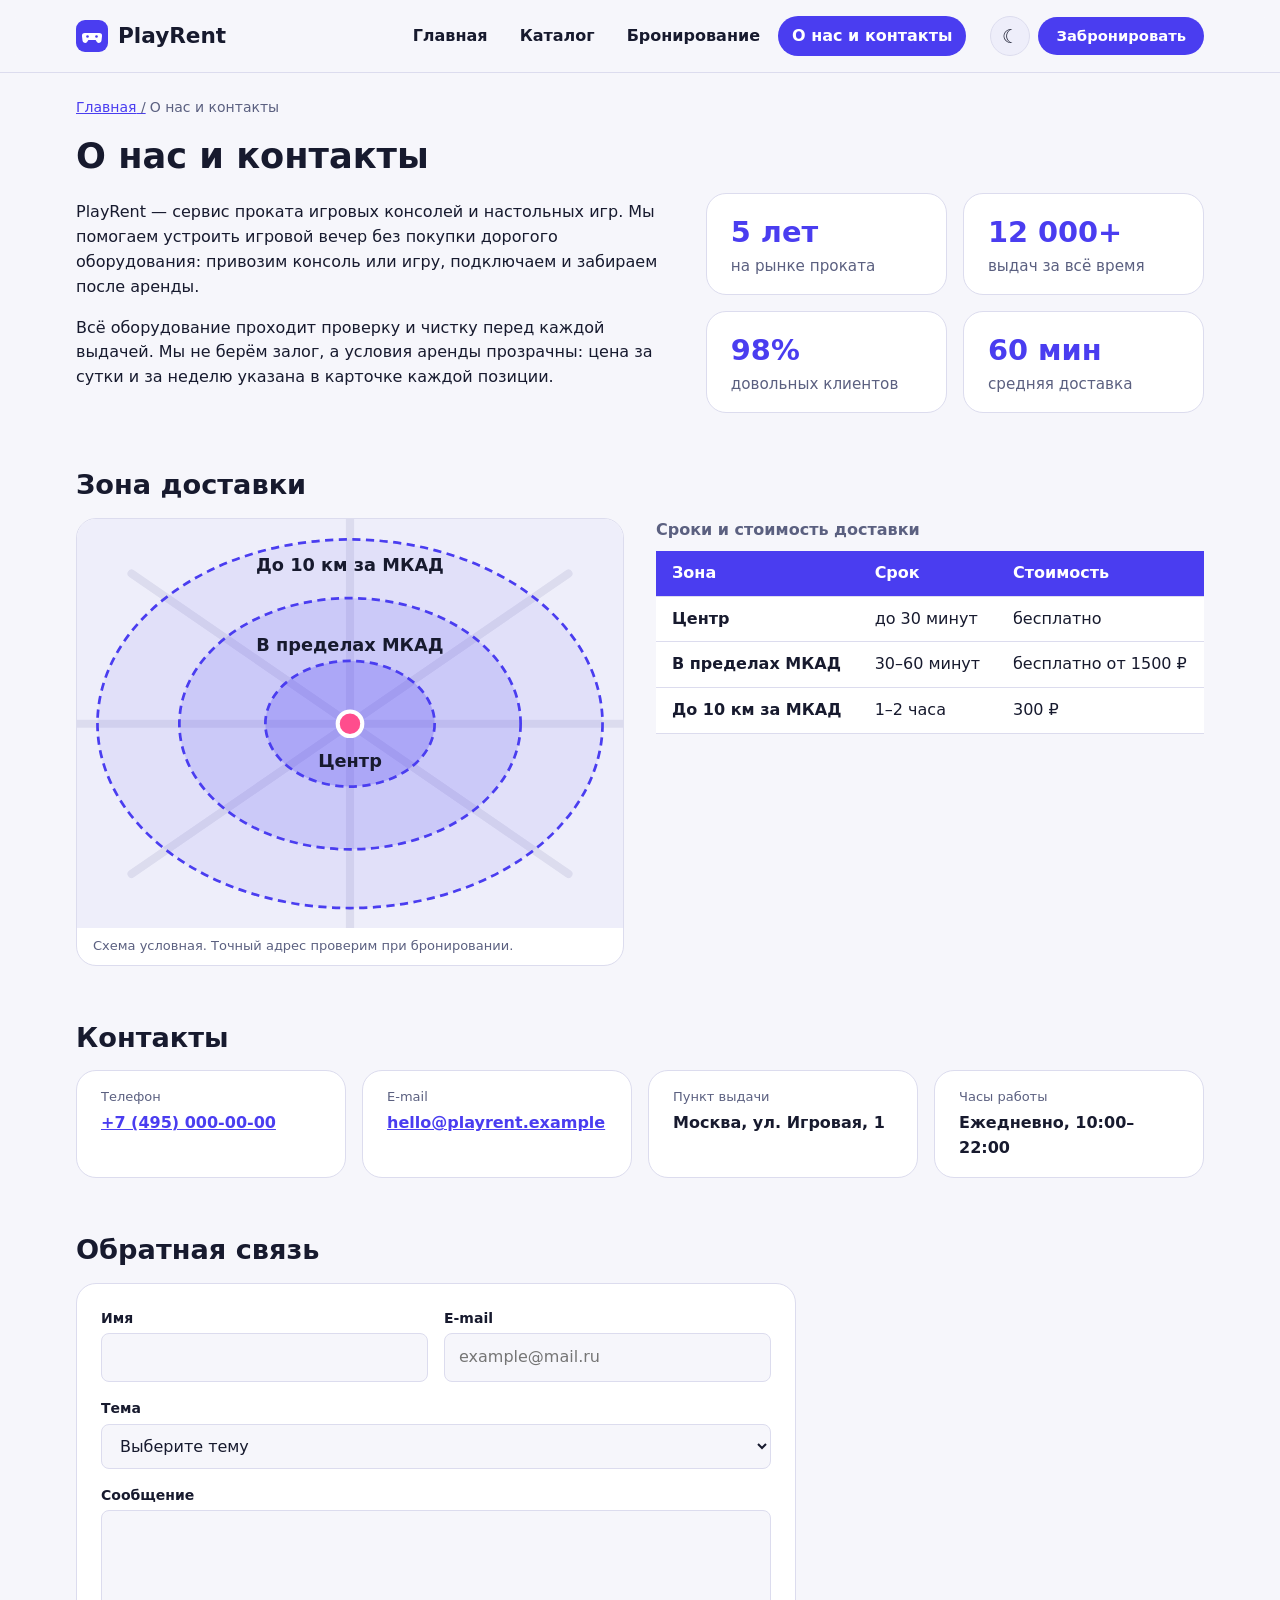
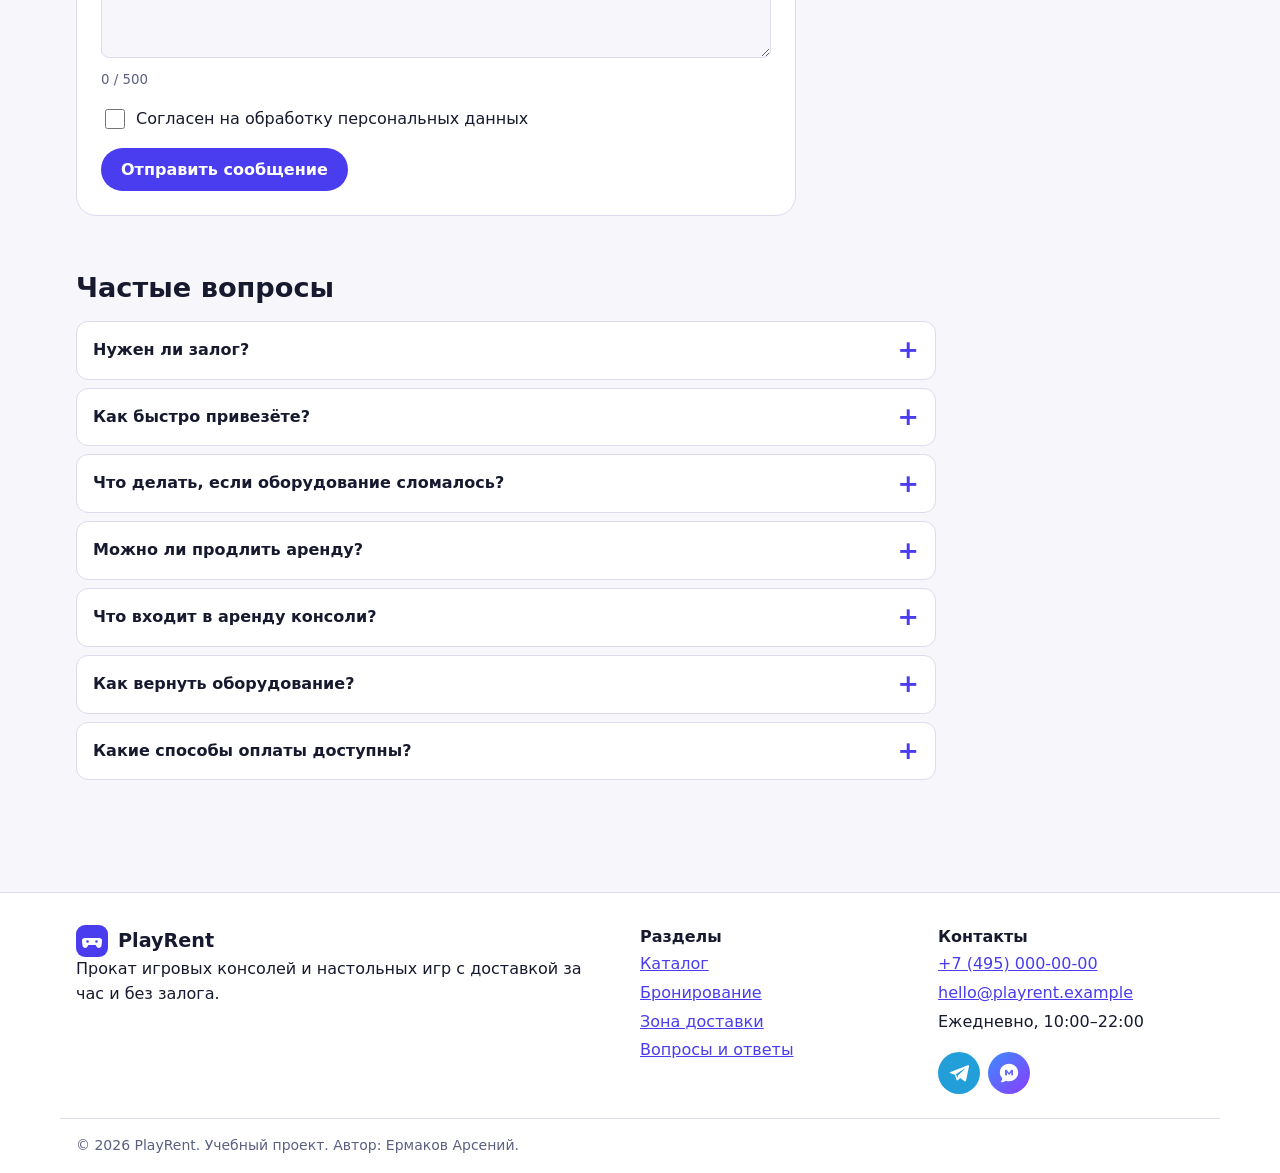
<file: contacts.html>
<!DOCTYPE html>
<html lang="ru">
<head>
  <meta charset="UTF-8">
  <meta name="viewport" content="width=device-width, initial-scale=1.0">
  <meta name="description" content="О сервисе PlayRent: зона доставки, телефон, e-mail, карта, форма обратной связи и ответы на частые вопросы.">
  <meta name="color-scheme" content="light dark">
  <title>О нас и контакты — PlayRent</title>
  <script>try{var t=localStorage.getItem('rent-theme');if(!t){t=matchMedia('(prefers-color-scheme: dark)').matches?'dark':'light'}document.documentElement.dataset.theme=t}catch(e){}</script>
  <link rel="stylesheet" href="css/style.css">
  <script src="js/main.js" defer></script>
</head>
<body>
  <a class="skip-link" href="#main">Перейти к содержимому</a>
  <header class="site-header">
    <div class="site-header__inner">
      <a class="site-header__logo" href="index.html"><svg class="site-header__logo-icon" viewBox="0 0 32 32" width="32" height="32" aria-hidden="true"><rect width="32" height="32" rx="9" fill="currentColor"/><path d="M9 13h14a3 3 0 0 1 3 3.3l-.5 4.2a2.6 2.6 0 0 1-4.6 1.4L19.6 20h-7.2l-1.3 1.9a2.6 2.6 0 0 1-4.6-1.4L6 16.3A3 3 0 0 1 9 13z" fill="#fff"/><circle cx="11.5" cy="16.5" r="1.3" fill="currentColor"/><circle cx="20.5" cy="16.5" r="1.3" fill="currentColor"/></svg><span>PlayRent</span></a>
      <nav class="site-nav" id="site-nav" aria-label="Основная навигация">
        <ul class="site-nav__list">
          <li class="site-nav__item"><a class="site-nav__link" href="index.html">Главная</a></li>
          <li class="site-nav__item"><a class="site-nav__link" href="catalog.html">Каталог</a></li>
          <li class="site-nav__item"><a class="site-nav__link" href="booking.html">Бронирование</a></li>
          <li class="site-nav__item"><a class="site-nav__link site-nav__link--active" href="contacts.html" aria-current="page">О нас и контакты</a></li>
        </ul>
      </nav>
      <div class="site-header__tools">
        <button class="theme-toggle" type="button" aria-label="Переключить тему" title="Тёмная / светлая тема">
          <span class="theme-toggle__icon" aria-hidden="true"></span>
        </button>
        <a class="button button--primary button--sm site-header__cta" href="booking.html">Забронировать</a>
        <button class="site-header__burger" type="button" aria-label="Открыть меню" aria-expanded="false" aria-controls="site-nav">
          <span class="site-header__burger-line"></span>
        </button>
      </div>
    </div>
  </header>

  <main class="page" id="main">
    <nav class="breadcrumbs" aria-label="Хлебные крошки">
      <a class="breadcrumbs__link" href="index.html">Главная</a>
      <span class="breadcrumbs__current" aria-current="page">О нас и контакты</span>
    </nav>

    <section class="section" id="about" aria-labelledby="about-title">
      <h1 class="section__title section__title--xl" id="about-title">О нас и контакты</h1>
      <div class="about">
        <div class="about__text prose">
          <p>PlayRent — сервис проката игровых консолей и настольных игр. Мы помогаем устроить игровой вечер без покупки дорогого оборудования: привозим консоль или игру, подключаем и забираем после аренды.</p>
          <p>Всё оборудование проходит проверку и чистку перед каждой выдачей. Мы не берём залог, а условия аренды прозрачны: цена за сутки и за неделю указана в карточке каждой позиции.</p>
        </div>
        <ul class="stats">
        <li class="stats__item"><p class="stats__value">5 лет</p><p class="stats__label">на рынке проката</p></li>
        <li class="stats__item"><p class="stats__value">12 000+</p><p class="stats__label">выдач за всё время</p></li>
        <li class="stats__item"><p class="stats__value">98%</p><p class="stats__label">довольных клиентов</p></li>
        <li class="stats__item"><p class="stats__value">60 мин</p><p class="stats__label">средняя доставка</p></li>
        </ul>
      </div>
    </section>

    <section class="section" id="zone" aria-labelledby="zone-title">
      <h2 class="section__title" id="zone-title">Зона доставки</h2>
      <div class="zone">
        <figure class="zone-map">
        <svg class="zone-map__svg" viewBox="0 0 400 300" role="img" aria-label="Схема зон доставки: центр, в пределах МКАД и до 10 км за МКАД">
          <rect width="400" height="300" class="zone-map__bg"/>
          <g class="zone-map__roads" fill="none" stroke-width="6" stroke-linecap="round">
            <path d="M0 150 H400"/><path d="M200 0 V300"/><path d="M40 40 L360 260"/><path d="M40 260 L360 40"/>
          </g>
          <ellipse cx="200" cy="150" rx="185" ry="135" class="zone-map__zone zone-map__zone--3"/>
          <ellipse cx="200" cy="150" rx="125" ry="92" class="zone-map__zone zone-map__zone--2"/>
          <ellipse cx="200" cy="150" rx="62" ry="46" class="zone-map__zone zone-map__zone--1"/>
          <circle cx="200" cy="150" r="9" class="zone-map__pin"/>
          <text x="200" y="182" text-anchor="middle" class="zone-map__label">Центр</text>
          <text x="200" y="97" text-anchor="middle" class="zone-map__label">В пределах МКАД</text>
          <text x="200" y="38" text-anchor="middle" class="zone-map__label">До 10 км за МКАД</text>
        </svg>
          <figcaption class="zone-map__caption">Схема условная. Точный адрес проверим при бронировании.</figcaption>
        </figure>
        <table class="data-table">
          <caption class="data-table__caption">Сроки и стоимость доставки</caption>
          <thead><tr class="data-table__row"><th class="data-table__th data-table__th--head" scope="col">Зона</th><th class="data-table__th data-table__th--head" scope="col">Срок</th><th class="data-table__th data-table__th--head" scope="col">Стоимость</th></tr></thead>
          <tbody>
          <tr class="data-table__row"><th class="data-table__th" scope="row">Центр</th><td class="data-table__td">до 30 минут</td><td class="data-table__td">бесплатно</td></tr>
          <tr class="data-table__row"><th class="data-table__th" scope="row">В пределах МКАД</th><td class="data-table__td">30–60 минут</td><td class="data-table__td">бесплатно от 1500 ₽</td></tr>
          <tr class="data-table__row"><th class="data-table__th" scope="row">До 10 км за МКАД</th><td class="data-table__td">1–2 часа</td><td class="data-table__td">300 ₽</td></tr>
          </tbody>
        </table>
      </div>
    </section>

    <section class="section" id="contacts" aria-labelledby="contacts-title">
      <h2 class="section__title" id="contacts-title">Контакты</h2>
      <ul class="contact-cards">
        <li class="contact-card"><p class="contact-card__label">Телефон</p><p class="contact-card__value"><a href="tel:+74950000000">+7 (495) 000-00-00</a></p></li>
        <li class="contact-card"><p class="contact-card__label">E-mail</p><p class="contact-card__value"><a href="mailto:hello@playrent.example">hello@playrent.example</a></p></li>
        <li class="contact-card"><p class="contact-card__label">Пункт выдачи</p><p class="contact-card__value">Москва, ул. Игровая, 1</p></li>
        <li class="contact-card"><p class="contact-card__label">Часы работы</p><p class="contact-card__value">Ежедневно, 10:00–22:00</p></li>
      </ul>
    </section>

    <section class="section" id="feedback" aria-labelledby="feedback-title">
      <h2 class="section__title" id="feedback-title">Обратная связь</h2>
      <div class="feedback">
        <form class="feedback__form" id="feedback-form" action="#" method="post" novalidate data-validate>
          <div class="booking-form__row">
        <div class="field">
          <label class="field__label" for="fb-name">Имя</label>
          <input class="field__control" id="fb-name" name="name" type="text" minlength="2" autocomplete="given-name" required>
          <p class="field__error" id="fb-name-error" role="alert" hidden></p>
        </div>
        <div class="field">
          <label class="field__label" for="fb-email">E-mail</label>
          <input class="field__control" id="fb-email" name="email" type="email" autocomplete="email" placeholder="example@mail.ru" required>
          <p class="field__error" id="fb-email-error" role="alert" hidden></p>
        </div>
          </div>
        <div class="field">
          <label class="field__label" for="fb-topic">Тема</label>
          <select class="field__control" id="fb-topic" name="topic" required><option value="">Выберите тему</option><option>Вопрос по аренде</option><option>Продление</option><option>Сотрудничество</option><option>Другое</option></select>
          <p class="field__error" id="fb-topic-error" role="alert" hidden></p>
        </div>
        <div class="field">
          <label class="field__label" for="fb-message">Сообщение</label>
          <textarea class="field__control" id="fb-message" name="message" rows="5" minlength="10" maxlength="500" required data-counter="fb-counter"></textarea>
          <small class="field__hint" id="fb-message-hint"><span id="fb-counter">0 / 500</span></small>
          <p class="field__error" id="fb-message-error" role="alert" hidden></p>
        </div>
          <div class="field field--checkbox">
            <label class="field__check"><input class="field__checkbox" id="fb-agree" name="agreement" type="checkbox" required><span>Согласен на обработку персональных данных</span></label>
            <p class="field__error" id="fb-agree-error" role="alert" hidden></p>
          </div>
          <button class="button button--primary" type="submit">Отправить сообщение</button>
        </form>
        <div class="feedback__success" data-form-success tabindex="-1" hidden>
          <p class="feedback__success-title">Сообщение отправлено</p>
          <p>Спасибо! Ответим в течение рабочего дня.</p>
          <button class="button button--secondary" type="button" data-form-reset>Написать ещё</button>
        </div>
      </div>
    </section>

    <section class="section" id="faq" aria-labelledby="faq-title">
      <h2 class="section__title" id="faq-title">Частые вопросы</h2>
      <div class="accordion">
      <details class="accordion__item" name="faq">
        <summary class="accordion__question">Нужен ли залог?</summary>
        <div class="accordion__answer"><p>Нет. Вместо залога мы берём предоплату 30% от стоимости аренды и проверяем паспорт при выдаче. Остальную сумму вы платите курьеру или онлайн.</p></div>
      </details>
      <details class="accordion__item" name="faq">
        <summary class="accordion__question">Как быстро привезёте?</summary>
        <div class="accordion__answer"><p>В пределах зоны доставки привозим за час после подтверждения брони. Точное время вы выбираете при оформлении.</p></div>
      </details>
      <details class="accordion__item" name="faq">
        <summary class="accordion__question">Что делать, если оборудование сломалось?</summary>
        <div class="accordion__answer"><p>Позвоните нам — заменим консоль или игру бесплатно в течение дня. Поломки по вине производителя не оплачиваются.</p></div>
      </details>
      <details class="accordion__item" name="faq">
        <summary class="accordion__question">Можно ли продлить аренду?</summary>
        <div class="accordion__answer"><p>Да, напишите или позвоните не позднее чем за 3 часа до окончания. Продление возможно, если позицию не забронировали другие.</p></div>
      </details>
      <details class="accordion__item" name="faq">
        <summary class="accordion__question">Что входит в аренду консоли?</summary>
        <div class="accordion__answer"><p>Консоль, два геймпада, все кабели и набор игр из карточки товара. Доступ к подписке (Game Pass и аналогам) подключаем на время аренды.</p></div>
      </details>
      <details class="accordion__item" name="faq">
        <summary class="accordion__question">Как вернуть оборудование?</summary>
        <div class="accordion__answer"><p>Курьер заберёт всё по тому же адресу в выбранное время. Можно вернуть самостоятельно в нашем пункте приёма.</p></div>
      </details>
      <details class="accordion__item" name="faq">
        <summary class="accordion__question">Какие способы оплаты доступны?</summary>
        <div class="accordion__answer"><p>Банковская карта онлайн, СБП, оплата курьеру картой или наличными. Предоплату можно внести на сайте при бронировании.</p></div>
      </details>
      </div>
    </section>
  </main>

  <footer class="site-footer">
    <div class="site-footer__inner">
      <div class="site-footer__col site-footer__col--brand">
        <p class="site-footer__logo"><svg class="site-header__logo-icon" viewBox="0 0 32 32" width="32" height="32" aria-hidden="true"><rect width="32" height="32" rx="9" fill="currentColor"/><path d="M9 13h14a3 3 0 0 1 3 3.3l-.5 4.2a2.6 2.6 0 0 1-4.6 1.4L19.6 20h-7.2l-1.3 1.9a2.6 2.6 0 0 1-4.6-1.4L6 16.3A3 3 0 0 1 9 13z" fill="#fff"/><circle cx="11.5" cy="16.5" r="1.3" fill="currentColor"/><circle cx="20.5" cy="16.5" r="1.3" fill="currentColor"/></svg><span>PlayRent</span></p>
        <p>Прокат игровых консолей и настольных игр с доставкой за час и без залога.</p>
      </div>
      <div class="site-footer__col">
        <p class="site-footer__title">Разделы</p>
        <ul class="site-footer__list">
          <li><a class="site-footer__link" href="catalog.html">Каталог</a></li>
          <li><a class="site-footer__link" href="booking.html">Бронирование</a></li>
          <li><a class="site-footer__link" href="contacts.html#zone">Зона доставки</a></li>
          <li><a class="site-footer__link" href="contacts.html#faq">Вопросы и ответы</a></li>
        </ul>
      </div>
      <div class="site-footer__col">
        <p class="site-footer__title">Контакты</p>
        <ul class="site-footer__list">
          <li><a class="site-footer__link" href="tel:+74950000000">+7 (495) 000-00-00</a></li>
          <li><a class="site-footer__link" href="mailto:hello@playrent.example">hello@playrent.example</a></li>
          <li>Ежедневно, 10:00–22:00</li>
        </ul>
        <ul class="socials" aria-label="Мы в мессенджерах">
          <li class="socials__item">
            <a class="socials__link socials__link--telegram" href="https://t.me/playrent_example" target="_blank" rel="noopener noreferrer" aria-label="Telegram" title="Telegram">
              <svg class="socials__icon" viewBox="0 0 24 24" width="22" height="22" aria-hidden="true"><path fill="currentColor" d="M21.5 3.6 2.9 10.8c-1.3.5-1.2 1.2-.2 1.5l4.8 1.5 1.8 5.6c.2.6.4.8.8.8.4 0 .6-.2.9-.5l2.3-2.3 4.7 3.5c.9.5 1.5.2 1.7-.8L22.9 5c.3-1.2-.5-1.8-1.4-1.4zM8.6 13.3l9.3-5.9c.4-.3.8-.1.5.2l-7.6 7-.3 3.2-1.9-4.5z"/></svg>
            </a>
          </li>
          <li class="socials__item">
            <a class="socials__link socials__link--max" href="https://max.ru/playrent_example" target="_blank" rel="noopener noreferrer" aria-label="MAX" title="MAX">
              <svg class="socials__icon" viewBox="0 0 24 24" width="22" height="22" aria-hidden="true"><path fill="currentColor" d="M12 2C6.5 2 2 6.2 2 11.4c0 2.5 1 4.7 2.7 6.4-.1 1.3-.6 2.6-1.4 3.6-.2.3 0 .7.4.7 2 0 3.6-.8 4.7-1.7 1.1.4 2.3.6 3.6.6 5.5 0 10-4.2 10-9.4S17.5 2 12 2zm-4.3 12.2V8.9c0-.3.2-.5.5-.5h.9c.2 0 .4.1.5.3l2.4 3.3 2.4-3.3c.1-.2.3-.3.5-.3h.9c.3 0 .5.2.5.5v5.3c0 .3-.2.5-.5.5h-.8c-.3 0-.5-.2-.5-.5v-3l-1.9 2.6c-.2.3-.7.3-.9 0l-1.9-2.6v3c0 .3-.2.5-.5.5h-.8c-.3 0-.5-.2-.5-.5z"/></svg>
            </a>
          </li>
        </ul>
      </div>
    </div>
    <p class="site-footer__copy">&copy; 2026 PlayRent. Учебный проект. Автор: Ермаков Арсений.</p>
  </footer>
</body>
</html>
</file>
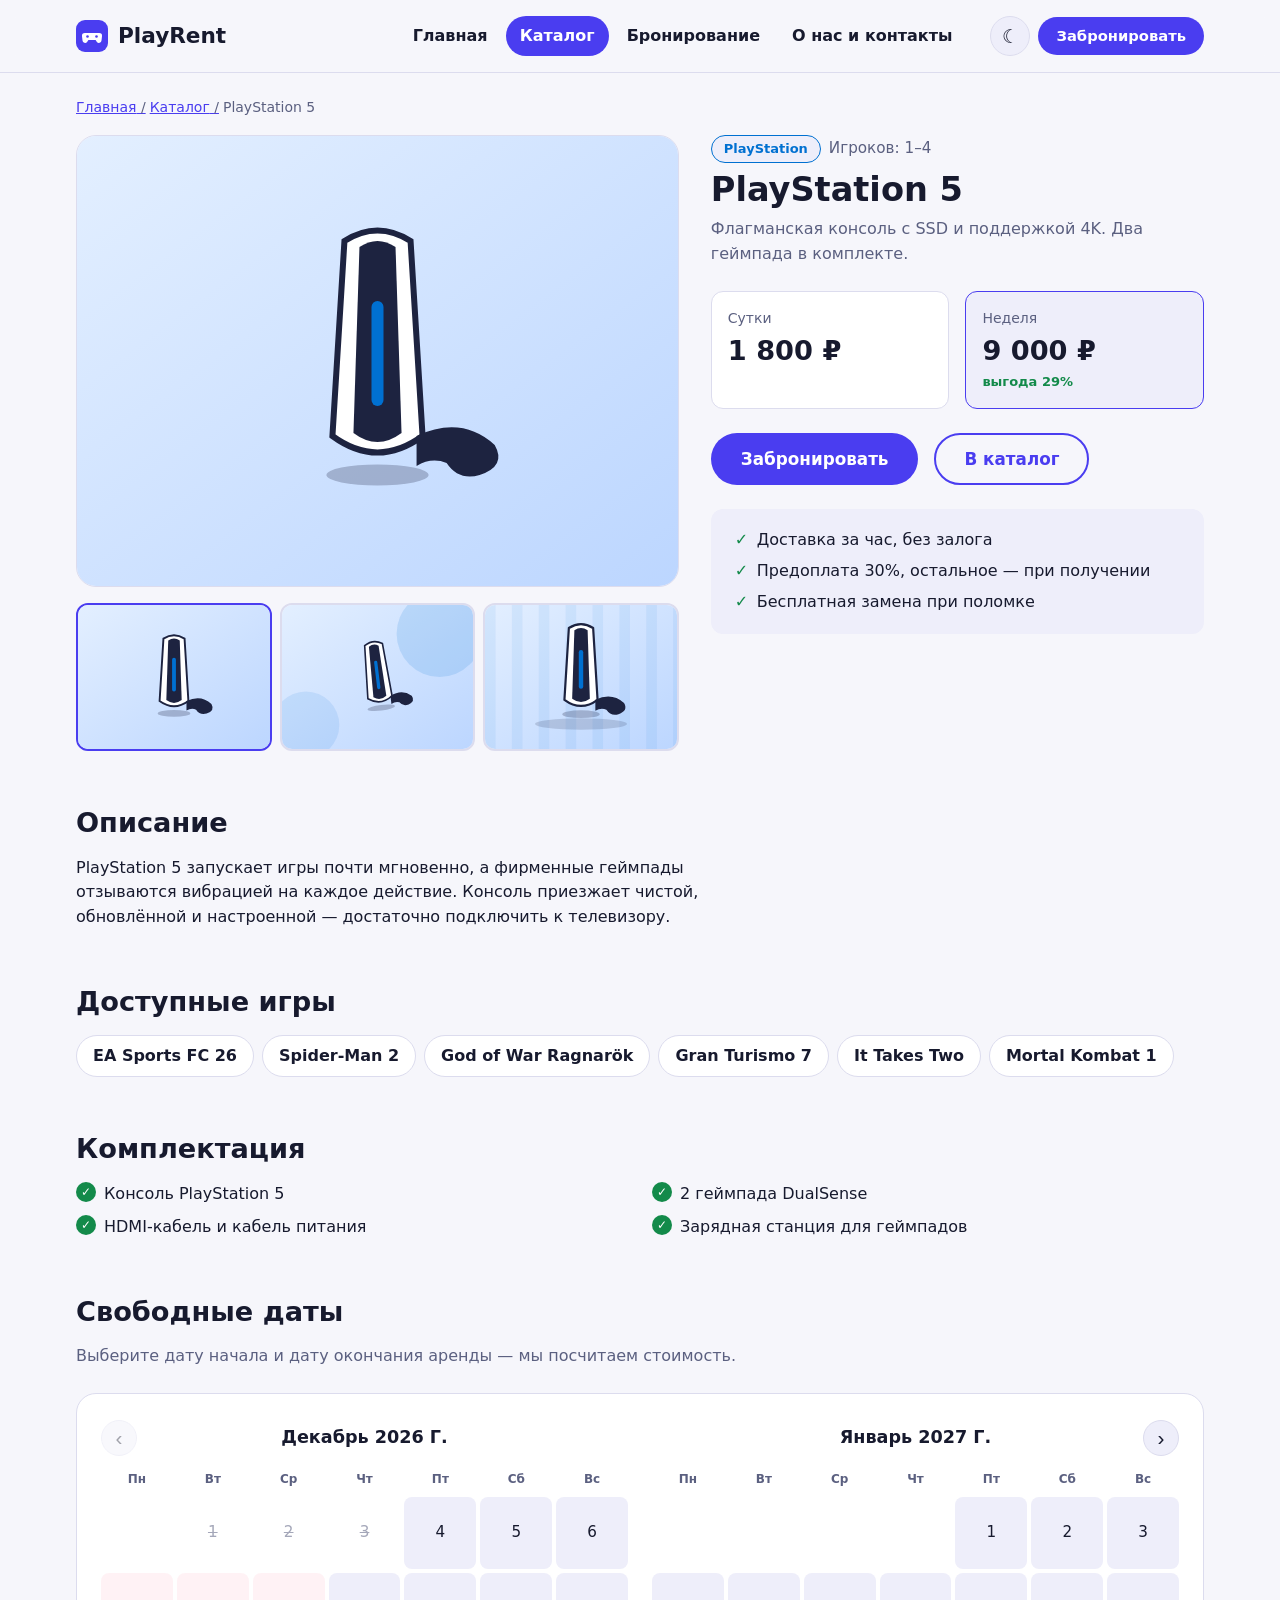
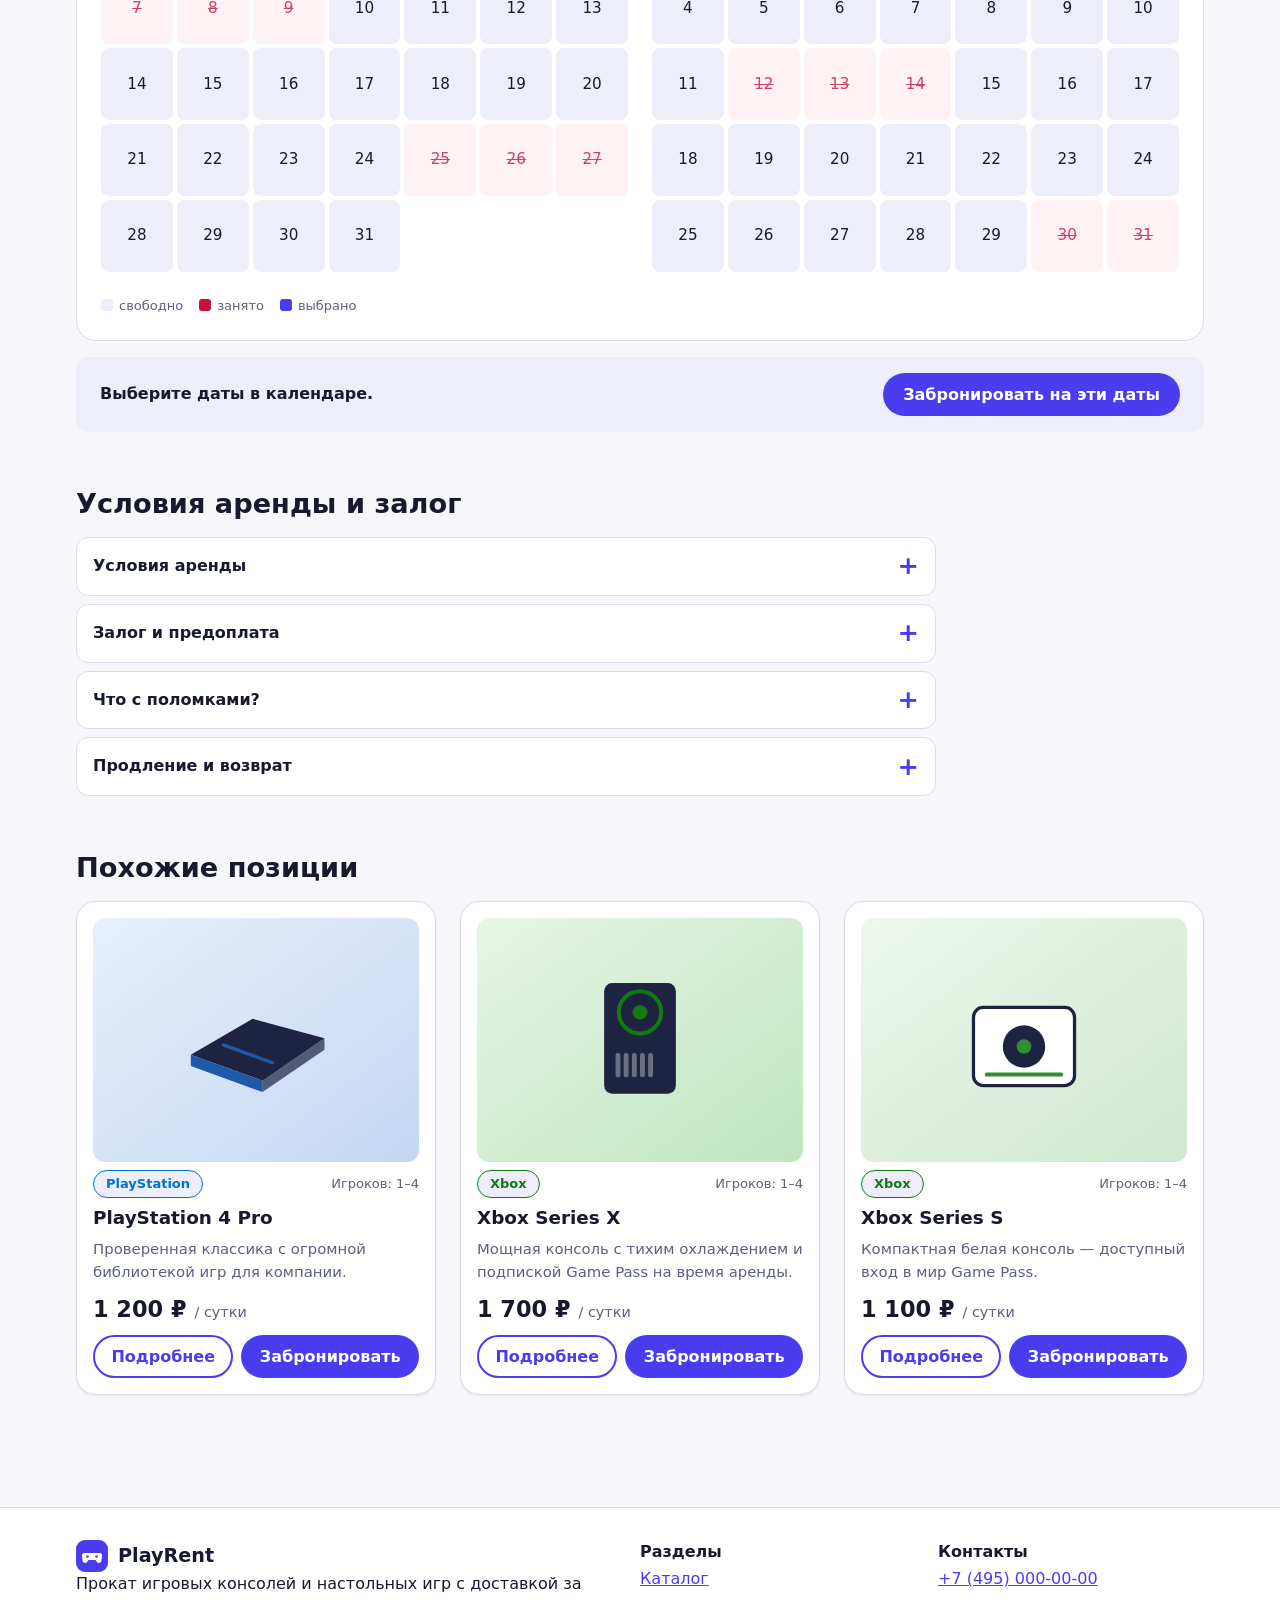
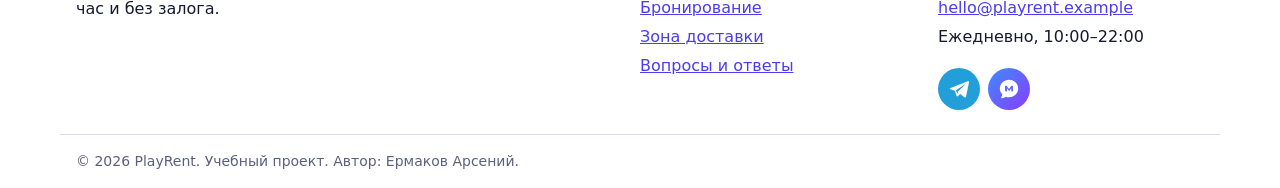
<file: product.html>
<!DOCTYPE html>
<html lang="ru">
<head>
  <meta charset="UTF-8">
  <meta name="viewport" content="width=device-width, initial-scale=1.0">
  <meta name="description" content="Карточка позиции: фото, список игр, комплектация, цены, календарь свободных дат и условия аренды.">
  <meta name="color-scheme" content="light dark">
  <title>PlayStation 5 — PlayRent</title>
  <script>try{var t=localStorage.getItem('rent-theme');if(!t){t=matchMedia('(prefers-color-scheme: dark)').matches?'dark':'light'}document.documentElement.dataset.theme=t}catch(e){}</script>
  <link rel="stylesheet" href="css/style.css">
  <script src="js/products.js" defer></script>
  <script src="js/main.js" defer></script>
</head>
<body>
  <a class="skip-link" href="#main">Перейти к содержимому</a>
  <header class="site-header">
    <div class="site-header__inner">
      <a class="site-header__logo" href="index.html"><svg class="site-header__logo-icon" viewBox="0 0 32 32" width="32" height="32" aria-hidden="true"><rect width="32" height="32" rx="9" fill="currentColor"/><path d="M9 13h14a3 3 0 0 1 3 3.3l-.5 4.2a2.6 2.6 0 0 1-4.6 1.4L19.6 20h-7.2l-1.3 1.9a2.6 2.6 0 0 1-4.6-1.4L6 16.3A3 3 0 0 1 9 13z" fill="#fff"/><circle cx="11.5" cy="16.5" r="1.3" fill="currentColor"/><circle cx="20.5" cy="16.5" r="1.3" fill="currentColor"/></svg><span>PlayRent</span></a>
      <nav class="site-nav" id="site-nav" aria-label="Основная навигация">
        <ul class="site-nav__list">
          <li class="site-nav__item"><a class="site-nav__link" href="index.html">Главная</a></li>
          <li class="site-nav__item"><a class="site-nav__link site-nav__link--active" href="catalog.html" aria-current="page">Каталог</a></li>
          <li class="site-nav__item"><a class="site-nav__link" href="booking.html">Бронирование</a></li>
          <li class="site-nav__item"><a class="site-nav__link" href="contacts.html">О нас и контакты</a></li>
        </ul>
      </nav>
      <div class="site-header__tools">
        <button class="theme-toggle" type="button" aria-label="Переключить тему" title="Тёмная / светлая тема">
          <span class="theme-toggle__icon" aria-hidden="true"></span>
        </button>
        <a class="button button--primary button--sm site-header__cta" href="booking.html">Забронировать</a>
        <button class="site-header__burger" type="button" aria-label="Открыть меню" aria-expanded="false" aria-controls="site-nav">
          <span class="site-header__burger-line"></span>
        </button>
      </div>
    </div>
  </header>

  <main class="page" id="main">
    <nav class="breadcrumbs" aria-label="Хлебные крошки">
      <a class="breadcrumbs__link" href="index.html">Главная</a>
      <a class="breadcrumbs__link" href="catalog.html">Каталог</a>
      <span class="breadcrumbs__current" aria-current="page" data-bind="breadcrumb">PlayStation 5</span>
    </nav>

    <article class="product" id="product" data-product-id="1">
      <div class="product__layout">
        <section class="gallery" aria-label="Фотографии">
          <figure class="gallery__figure"><img class="gallery__main" id="gallery-main" src="images/product-1-1.svg" alt="PlayStation 5" width="800" height="600"></figure>
          <ul class="gallery__thumbs" aria-label="Выбор фотографии">
          <li class="gallery__item"><button class="gallery__thumb gallery__thumb--active" type="button" data-gallery-thumb aria-label="Фото 1" aria-pressed="true"><img class="gallery__thumb-image" src="images/product-1-1.svg" alt="" width="120" height="90"></button></li>
          <li class="gallery__item"><button class="gallery__thumb" type="button" data-gallery-thumb aria-label="Фото 2" aria-pressed="false"><img class="gallery__thumb-image" src="images/product-1-2.svg" alt="" width="120" height="90"></button></li>
          <li class="gallery__item"><button class="gallery__thumb" type="button" data-gallery-thumb aria-label="Фото 3" aria-pressed="false"><img class="gallery__thumb-image" src="images/product-1-3.svg" alt="" width="120" height="90"></button></li>
          </ul>
        </section>

        <div class="product-info">
          <p class="product-info__meta"><span data-bind="chip"><span class="chip chip--ps">PlayStation</span></span> <span class="product-info__players" data-bind="players">Игроков: 1–4</span></p>
          <h1 class="product-info__title" data-bind="name">PlayStation 5</h1>
          <p class="product-info__lead" data-bind="short">Флагманская консоль с SSD и поддержкой 4K. Два геймпада в комплекте.</p>
          <div class="tariffs">
            <div class="tariffs__item"><p class="tariffs__label">Сутки</p><p class="tariffs__price" data-bind="day">1 800 ₽</p></div>
            <div class="tariffs__item tariffs__item--accent"><p class="tariffs__label">Неделя</p><p class="tariffs__price" data-bind="week">9 000 ₽</p><p class="tariffs__note" data-bind="save">выгода 30%</p></div>
          </div>
          <div class="product-info__actions">
            <a class="button button--primary button--lg" id="product-book" href="booking.html?id=1">Забронировать</a>
            <a class="button button--secondary button--lg" href="catalog.html">В каталог</a>
          </div>
          <ul class="product-info__perks">
            <li>Доставка за час, без залога</li>
            <li>Предоплата 30%, остальное — при получении</li>
            <li>Бесплатная замена при поломке</li>
          </ul>
        </div>
      </div>

      <div class="product__sections">
        <section class="section" aria-labelledby="desc-title">
          <h2 class="section__title" id="desc-title">Описание</h2>
          <p class="prose" data-bind="long">PlayStation 5 запускает игры почти мгновенно, а фирменные геймпады отзываются вибрацией на каждое действие. Консоль приезжает чистой, обновлённой и настроенной — достаточно подключить к телевизору.</p>
        </section>

        <section class="section" aria-labelledby="games-title">
          <h2 class="section__title" id="games-title" data-bind="games-title">Доступные игры</h2>
          <ul class="tag-list" data-bind="games">
          <li class="tag-list__item">EA Sports FC 26</li>
          <li class="tag-list__item">Spider-Man 2</li>
          <li class="tag-list__item">God of War Ragnarök</li>
          <li class="tag-list__item">Gran Turismo 7</li>
          <li class="tag-list__item">It Takes Two</li>
          <li class="tag-list__item">Mortal Kombat 1</li>
          </ul>
        </section>

        <section class="section" aria-labelledby="kit-title">
          <h2 class="section__title" id="kit-title">Комплектация</h2>
          <ul class="check-list" data-bind="kit">
          <li class="check-list__item">Консоль PlayStation 5</li>
          <li class="check-list__item">2 геймпада DualSense</li>
          <li class="check-list__item">HDMI-кабель и кабель питания</li>
          <li class="check-list__item">Зарядная станция для геймпадов</li>
          </ul>
        </section>

        <section class="section" id="calendar" aria-labelledby="cal-title">
          <h2 class="section__title" id="cal-title">Свободные даты</h2>
          <p class="section__lead">Выберите дату начала и дату окончания аренды — мы посчитаем стоимость.</p>
          <div class="calendar" id="calendar-widget" data-calendar></div>
          <div class="calendar-summary" id="calendar-summary" aria-live="polite">
            <p class="calendar-summary__text" id="calendar-text">Выберите даты в календаре.</p>
            <a class="button button--primary" id="calendar-book" href="booking.html?id=1">Забронировать на эти даты</a>
          </div>
        </section>

        <section class="section" aria-labelledby="terms-title">
          <h2 class="section__title" id="terms-title">Условия аренды и залог</h2>
          <div class="accordion">
      <details class="accordion__item" name="terms">
        <summary class="accordion__question">Условия аренды</summary>
        <div class="accordion__answer"><p>Минимальный срок аренды — одни сутки. Сутки отсчитываются с момента доставки. Неделя считается за 7 суток, дальше цена пересчитывается по тарифу.</p></div>
      </details>
      <details class="accordion__item" name="terms">
        <summary class="accordion__question">Залог и предоплата</summary>
        <div class="accordion__answer"><p>Залог не нужен. Вы вносите предоплату 30% при бронировании, остальное — при получении. Предоплата возвращается при отмене за 3 часа до доставки.</p></div>
      </details>
      <details class="accordion__item" name="terms">
        <summary class="accordion__question">Что с поломками?</summary>
        <div class="accordion__answer"><p>Естественный износ и заводской брак не оплачиваются. Если оборудование повреждено по вине клиента, возмещается стоимость ремонта по прайсу.</p></div>
      </details>
      <details class="accordion__item" name="terms">
        <summary class="accordion__question">Продление и возврат</summary>
        <div class="accordion__answer"><p>Продлить аренду можно по телефону или в мессенджере. Возврат — курьеру по тому же адресу или в нашем пункте приёма ежедневно с 10:00 до 21:00.</p></div>
      </details>
          </div>
        </section>
      </div>
    </article>

    <section class="section" aria-labelledby="similar-title">
      <h2 class="section__title" id="similar-title">Похожие позиции</h2>
      <div class="products-grid" id="similar-grid">
    <article class="product-card" data-id="2" data-platform="ps" data-pmin="1" data-pmax="4" data-price="1200" data-name="PlayStation 4 Pro">
      <a class="product-card__media" href="product.html?id=2" tabindex="-1" aria-hidden="true">
        <img class="product-card__image" src="images/product-2-1.svg" alt="" width="400" height="300" loading="lazy">
      </a>
      <div class="product-card__meta"><span class="chip chip--ps">PlayStation</span><span class="product-card__players">Игроков: 1–4</span></div>
      <h3 class="product-card__title"><a class="product-card__link" href="product.html?id=2">PlayStation 4 Pro</a></h3>
      <p class="product-card__description">Проверенная классика с огромной библиотекой игр для компании.</p>
      <p class="product-card__price"><span class="product-card__price-current">1 200 ₽</span><span class="product-card__price-unit">/ сутки</span></p>
      <div class="product-card__actions">
        <a class="button button--secondary" href="product.html?id=2">Подробнее</a>
        <a class="button button--primary" href="booking.html?id=2">Забронировать</a>
      </div>
    </article>
    <article class="product-card" data-id="3" data-platform="xbox" data-pmin="1" data-pmax="4" data-price="1700" data-name="Xbox Series X">
      <span class="product-card__badge product-card__badge--hit">Хит</span>
      <a class="product-card__media" href="product.html?id=3" tabindex="-1" aria-hidden="true">
        <img class="product-card__image" src="images/product-3-1.svg" alt="" width="400" height="300" loading="lazy">
      </a>
      <div class="product-card__meta"><span class="chip chip--xbox">Xbox</span><span class="product-card__players">Игроков: 1–4</span></div>
      <h3 class="product-card__title"><a class="product-card__link" href="product.html?id=3">Xbox Series X</a></h3>
      <p class="product-card__description">Мощная консоль с тихим охлаждением и подпиской Game Pass на время аренды.</p>
      <p class="product-card__price"><span class="product-card__price-current">1 700 ₽</span><span class="product-card__price-unit">/ сутки</span></p>
      <div class="product-card__actions">
        <a class="button button--secondary" href="product.html?id=3">Подробнее</a>
        <a class="button button--primary" href="booking.html?id=3">Забронировать</a>
      </div>
    </article>
    <article class="product-card" data-id="5" data-platform="nintendo" data-pmin="1" data-pmax="4" data-price="1300" data-name="Nintendo Switch OLED">
      <span class="product-card__badge product-card__badge--new">Новинка</span>
      <a class="product-card__media" href="product.html?id=5" tabindex="-1" aria-hidden="true">
        <img class="product-card__image" src="images/product-5-1.svg" alt="" width="400" height="300" loading="lazy">
      </a>
      <div class="product-card__meta"><span class="chip chip--nintendo">Nintendo</span><span class="product-card__players">Игроков: 1–4</span></div>
      <h3 class="product-card__title"><a class="product-card__link" href="product.html?id=5">Nintendo Switch OLED</a></h3>
      <p class="product-card__description">Гибридная консоль с яркой OLED-вставкой: играйте дома и в дороге.</p>
      <p class="product-card__price"><span class="product-card__price-current">1 300 ₽</span><span class="product-card__price-unit">/ сутки</span></p>
      <div class="product-card__actions">
        <a class="button button--secondary" href="product.html?id=5">Подробнее</a>
        <a class="button button--primary" href="booking.html?id=5">Забронировать</a>
      </div>
    </article>
      </div>
    </section>
  </main>

  <footer class="site-footer">
    <div class="site-footer__inner">
      <div class="site-footer__col site-footer__col--brand">
        <p class="site-footer__logo"><svg class="site-header__logo-icon" viewBox="0 0 32 32" width="32" height="32" aria-hidden="true"><rect width="32" height="32" rx="9" fill="currentColor"/><path d="M9 13h14a3 3 0 0 1 3 3.3l-.5 4.2a2.6 2.6 0 0 1-4.6 1.4L19.6 20h-7.2l-1.3 1.9a2.6 2.6 0 0 1-4.6-1.4L6 16.3A3 3 0 0 1 9 13z" fill="#fff"/><circle cx="11.5" cy="16.5" r="1.3" fill="currentColor"/><circle cx="20.5" cy="16.5" r="1.3" fill="currentColor"/></svg><span>PlayRent</span></p>
        <p>Прокат игровых консолей и настольных игр с доставкой за час и без залога.</p>
      </div>
      <div class="site-footer__col">
        <p class="site-footer__title">Разделы</p>
        <ul class="site-footer__list">
          <li><a class="site-footer__link" href="catalog.html">Каталог</a></li>
          <li><a class="site-footer__link" href="booking.html">Бронирование</a></li>
          <li><a class="site-footer__link" href="contacts.html#zone">Зона доставки</a></li>
          <li><a class="site-footer__link" href="contacts.html#faq">Вопросы и ответы</a></li>
        </ul>
      </div>
      <div class="site-footer__col">
        <p class="site-footer__title">Контакты</p>
        <ul class="site-footer__list">
          <li><a class="site-footer__link" href="tel:+74950000000">+7 (495) 000-00-00</a></li>
          <li><a class="site-footer__link" href="mailto:hello@playrent.example">hello@playrent.example</a></li>
          <li>Ежедневно, 10:00–22:00</li>
        </ul>
        <ul class="socials" aria-label="Мы в мессенджерах">
          <li class="socials__item">
            <a class="socials__link socials__link--telegram" href="https://t.me/playrent_example" target="_blank" rel="noopener noreferrer" aria-label="Telegram" title="Telegram">
              <svg class="socials__icon" viewBox="0 0 24 24" width="22" height="22" aria-hidden="true"><path fill="currentColor" d="M21.5 3.6 2.9 10.8c-1.3.5-1.2 1.2-.2 1.5l4.8 1.5 1.8 5.6c.2.6.4.8.8.8.4 0 .6-.2.9-.5l2.3-2.3 4.7 3.5c.9.5 1.5.2 1.7-.8L22.9 5c.3-1.2-.5-1.8-1.4-1.4zM8.6 13.3l9.3-5.9c.4-.3.8-.1.5.2l-7.6 7-.3 3.2-1.9-4.5z"/></svg>
            </a>
          </li>
          <li class="socials__item">
            <a class="socials__link socials__link--max" href="https://max.ru/playrent_example" target="_blank" rel="noopener noreferrer" aria-label="MAX" title="MAX">
              <svg class="socials__icon" viewBox="0 0 24 24" width="22" height="22" aria-hidden="true"><path fill="currentColor" d="M12 2C6.5 2 2 6.2 2 11.4c0 2.5 1 4.7 2.7 6.4-.1 1.3-.6 2.6-1.4 3.6-.2.3 0 .7.4.7 2 0 3.6-.8 4.7-1.7 1.1.4 2.3.6 3.6.6 5.5 0 10-4.2 10-9.4S17.5 2 12 2zm-4.3 12.2V8.9c0-.3.2-.5.5-.5h.9c.2 0 .4.1.5.3l2.4 3.3 2.4-3.3c.1-.2.3-.3.5-.3h.9c.3 0 .5.2.5.5v5.3c0 .3-.2.5-.5.5h-.8c-.3 0-.5-.2-.5-.5v-3l-1.9 2.6c-.2.3-.7.3-.9 0l-1.9-2.6v3c0 .3-.2.5-.5.5h-.8c-.3 0-.5-.2-.5-.5z"/></svg>
            </a>
          </li>
        </ul>
      </div>
    </div>
    <p class="site-footer__copy">&copy; 2026 PlayRent. Учебный проект. Автор: Ермаков Арсений.</p>
  </footer>
</body>
</html>
</file>
<file: css/style.css>
/* ==========================================================
   PlayRent — прокат игровых консолей и настольных игр (БЭМ)
   Оглавление:
   1. Переменные и темы (светлая / тёмная)
   2. Базовые стили и утилиты
   3. Каркас (page, section)
   4. Кнопки, чипы, переключатель темы
   5. Шапка и навигация
   6. Хлебные крошки
   7. Карусель
   8. Преимущества, категории, шаги, CTA
   9. Карточка и сетка
  10. Каталог: фильтры, сортировка, пагинация
  11. Страница позиции: галерея, тарифы, теги, календарь
  12. Аккордеон
  13. Формы
  14. Бронирование: шаги, выбор, сводка
  15. О нас и контакты
  16. Подвал
  17. Адаптивность и доступность
   ========================================================== */

/* ===============================
   1. Переменные и темы
   =============================== */

:root {
  --color-bg: #f6f6fb;
  --color-surface: #ffffff;
  --color-surface-2: #eeeefa;
  --color-text: #171a2e;
  --color-muted: #5b6080;
  --color-border: #dcdcee;
  --color-primary: #4a3df0;
  --color-primary-dark: #3a2fd0;
  --color-on-primary: #ffffff;
  --color-accent: #ff4d8d;
  --color-success: #138a4a;
  --color-success-bg: #e6f7ee;
  --color-danger: #c4143c;
  --color-danger-bg: #fff0f3;
  --color-warning: #b45309;
  --color-overlay: rgba(10, 12, 30, 0.55);
  --shadow-sm: 0 1px 3px rgba(20, 20, 60, 0.08);
  --shadow-md: 0 12px 32px rgba(40, 30, 120, 0.14);

  --platform-ps: #0070d1;
  --platform-xbox: #107c10;
  --platform-nintendo: #d6001a;
  --platform-board: #b45f06;

  --space-xs: 4px;
  --space-sm: 8px;
  --space-md: 16px;
  --space-lg: 24px;
  --space-xl: 32px;
  --space-2xl: 56px;

  --radius-sm: 8px;
  --radius-md: 12px;
  --radius-lg: 20px;
  --radius-pill: 999px;

  --container-width: 1160px;
  --header-height: 72px;

  --z-sticky: 50;
  --z-header: 100;
}

:root[data-theme="dark"] {
  --color-bg: #0e1020;
  --color-surface: #171a31;
  --color-surface-2: #20244a;
  --color-text: #eceefc;
  --color-muted: #a2a8cf;
  --color-border: #2c3160;
  --color-primary: #8f84ff;
  --color-primary-dark: #a89fff;
  --color-on-primary: #0e1020;
  --color-accent: #ff6fa3;
  --color-success: #4ade80;
  --color-success-bg: #12301f;
  --color-danger: #ff7a95;
  --color-danger-bg: #36121d;
  --color-warning: #fbbf24;
  --color-overlay: rgba(0, 0, 0, 0.65);
  --shadow-sm: 0 1px 3px rgba(0, 0, 0, 0.4);
  --shadow-md: 0 12px 32px rgba(0, 0, 0, 0.45);

  --platform-ps: #5aa9ff;
  --platform-xbox: #5fd35f;
  --platform-nintendo: #ff6b7d;
  --platform-board: #ffb257;
}

/* ===============================
   2. Базовые стили и утилиты
   =============================== */

* {
  box-sizing: border-box;
}

html {
  scroll-behavior: smooth;
  scroll-padding-top: calc(var(--header-height) + var(--space-lg));
}

body {
  margin: 0;
  font-family: "Segoe UI", system-ui, -apple-system, Roboto, Arial, sans-serif;
  line-height: 1.55;
  color: var(--color-text);
  background-color: var(--color-bg);
  transition: background-color 0.25s, color 0.25s;
}

img {
  max-width: 100%;
  height: auto;
  display: block;
}

a {
  color: var(--color-primary);
}

a:hover {
  color: var(--color-primary-dark);
}

a:focus-visible,
button:focus-visible,
summary:focus-visible,
input:focus-visible,
select:focus-visible,
textarea:focus-visible {
  outline: 3px solid var(--color-primary);
  outline-offset: 2px;
}

[hidden] {
  display: none !important;
}

:target {
  outline: 2px dashed var(--color-primary);
  outline-offset: 6px;
}

.visually-hidden {
  position: absolute;
  width: 1px;
  height: 1px;
  margin: -1px;
  padding: 0;
  overflow: hidden;
  clip: rect(0 0 0 0);
  white-space: nowrap;
  border: 0;
}

.prose {
  max-width: 68ch;
}

.prose p {
  margin: 0 0 var(--space-md);
}

/* ===============================
   3. Каркас
   =============================== */

.page {
  max-width: var(--container-width);
  margin: 0 auto;
  padding: var(--space-lg) var(--space-md) var(--space-2xl);
}

.section {
  margin: 0 0 var(--space-2xl);
}

.section__head {
  display: flex;
  flex-wrap: wrap;
  align-items: baseline;
  justify-content: space-between;
  gap: var(--space-sm) var(--space-md);
}

.section__title {
  margin: 0 0 var(--space-md);
  font-size: 1.7rem;
  line-height: 1.2;
}

.section__title--xl {
  font-size: 2.2rem;
}

.section__lead {
  margin: 0 0 var(--space-lg);
  max-width: 68ch;
  color: var(--color-muted);
}

.section__more {
  font-weight: 700;
  text-decoration: none;
}

.section__more:hover {
  text-decoration: underline;
}

/* ===============================
   4. Кнопки, чипы, переключатель темы
   =============================== */

.button {
  display: inline-flex;
  align-items: center;
  justify-content: center;
  gap: var(--space-sm);
  padding: 10px 18px;
  border: 2px solid transparent;
  border-radius: var(--radius-pill);
  font: inherit;
  font-weight: 700;
  line-height: 1.2;
  text-decoration: none;
  cursor: pointer;
  transition: background-color 0.15s, color 0.15s, border-color 0.15s, transform 0.15s;
}

.button:hover {
  transform: translateY(-1px);
}

.button--primary {
  color: var(--color-on-primary);
  background-color: var(--color-primary);
}

.button--primary:hover {
  color: var(--color-on-primary);
  background-color: var(--color-primary-dark);
}

.button--secondary {
  color: var(--color-primary);
  background-color: transparent;
  border-color: var(--color-primary);
}

.button--secondary:hover {
  color: var(--color-on-primary);
  background-color: var(--color-primary);
}

.button--light {
  color: #171a2e;
  background-color: #ffffff;
}

.button--light:hover {
  color: #171a2e;
  background-color: #ffe27a;
}

.button--sm {
  padding: 8px 16px;
  font-size: 0.92rem;
}

.button--lg {
  padding: 14px 28px;
  font-size: 1.05rem;
}

.button:disabled,
.button--disabled {
  opacity: 0.55;
  cursor: not-allowed;
  transform: none;
}

.chip {
  display: inline-block;
  padding: 3px 12px;
  font-size: 13px;
  font-weight: 700;
  border-radius: var(--radius-pill);
  color: var(--color-text);
  background-color: var(--color-surface-2);
  border: 1px solid currentColor;
}

.chip--ps { color: var(--platform-ps); }
.chip--xbox { color: var(--platform-xbox); }
.chip--nintendo { color: var(--platform-nintendo); }
.chip--board { color: var(--platform-board); }

.theme-toggle {
  display: grid;
  place-items: center;
  width: 40px;
  height: 40px;
  padding: 0;
  color: var(--color-text);
  background-color: var(--color-surface-2);
  border: 1px solid var(--color-border);
  border-radius: 50%;
  cursor: pointer;
  transition: background-color 0.15s;
}

.theme-toggle:hover {
  background-color: var(--color-border);
}

.theme-toggle__icon::before {
  content: "☾";
  font-size: 1.2rem;
}

:root[data-theme="dark"] .theme-toggle__icon::before {
  content: "☀";
}

/* ===============================
   5. Шапка и навигация
   =============================== */

.skip-link {
  position: absolute;
  top: -100px;
  left: var(--space-md);
  z-index: calc(var(--z-header) + 10);
  padding: var(--space-sm) var(--space-md);
  color: var(--color-on-primary);
  background-color: var(--color-primary);
  border-radius: var(--radius-sm);
}

.skip-link:focus {
  top: var(--space-sm);
  color: var(--color-on-primary);
}

/* position: sticky — шапка закреплена сверху */
.site-header {
  position: sticky;
  top: 0;
  z-index: var(--z-header);
  background-color: color-mix(in srgb, var(--color-bg) 88%, transparent);
  backdrop-filter: blur(10px);
  border-bottom: 1px solid var(--color-border);
}

.site-header__inner {
  display: flex;
  align-items: center;
  justify-content: space-between;
  gap: var(--space-lg);
  max-width: var(--container-width);
  min-height: var(--header-height);
  margin: 0 auto;
  padding: var(--space-sm) var(--space-md);
}

.site-header__logo {
  display: inline-flex;
  align-items: center;
  gap: 10px;
  font-size: 1.35rem;
  font-weight: 800;
  color: var(--color-text);
  text-decoration: none;
}

.site-header__logo-icon {
  color: var(--color-primary);
}

.site-header__tools {
  display: flex;
  align-items: center;
  gap: var(--space-sm);
}

.site-header__burger {
  display: none;
  width: 40px;
  height: 40px;
  padding: 0;
  background-color: var(--color-surface-2);
  border: 1px solid var(--color-border);
  border-radius: 50%;
  cursor: pointer;
}

.site-header__burger-line,
.site-header__burger-line::before,
.site-header__burger-line::after {
  display: block;
  width: 18px;
  height: 2px;
  margin: 0 auto;
  background-color: var(--color-text);
  border-radius: 2px;
  content: "";
  transition: transform 0.2s, opacity 0.2s;
}

.site-header__burger-line {
  position: relative;
}

.site-header__burger-line::before,
.site-header__burger-line::after {
  position: absolute;
  left: 0;
}

.site-header__burger-line::before { top: -6px; }
.site-header__burger-line::after { top: 6px; }

.site-header__burger[aria-expanded="true"] .site-header__burger-line {
  background-color: transparent;
}

.site-header__burger[aria-expanded="true"] .site-header__burger-line::before {
  top: 0;
  transform: rotate(45deg);
}

.site-header__burger[aria-expanded="true"] .site-header__burger-line::after {
  top: 0;
  transform: rotate(-45deg);
}

.site-nav {
  margin-left: auto;
}

.site-nav__list {
  display: flex;
  flex-wrap: wrap;
  gap: var(--space-xs);
  margin: 0;
  padding: 0;
  list-style: none;
}

.site-nav__link {
  display: inline-block;
  padding: 8px 14px;
  color: var(--color-text);
  font-weight: 600;
  text-decoration: none;
  border-radius: var(--radius-pill);
  transition: background-color 0.15s, color 0.15s;
}

.site-nav__link:hover {
  background-color: var(--color-surface-2);
  color: var(--color-primary);
}

.site-nav__link--active {
  color: var(--color-on-primary);
  background-color: var(--color-primary);
}

.site-nav__link--active:hover {
  color: var(--color-on-primary);
  background-color: var(--color-primary-dark);
}

/* ===============================
   6. Хлебные крошки
   =============================== */

.breadcrumbs {
  display: flex;
  flex-wrap: wrap;
  gap: var(--space-xs);
  margin: 0 0 var(--space-md);
  font-size: 14px;
  color: var(--color-muted);
}

.breadcrumbs__link::after {
  content: " /";
  color: var(--color-muted);
}

/* ===============================
   7. Карусель
   =============================== */

.carousel {
  position: relative;
  margin: 0 0 var(--space-2xl);
  border-radius: var(--radius-lg);
  overflow: hidden;
  box-shadow: var(--shadow-md);
}

.carousel__viewport {
  overflow: hidden;
}

.carousel__track {
  display: flex;
  margin: 0;
  padding: 0;
  list-style: none;
  transition: transform 0.55s cubic-bezier(0.22, 0.8, 0.3, 1);
}

.carousel__slide {
  flex: 0 0 100%;
  display: grid;
  grid-template-columns: 1.1fr 0.9fr;
  align-items: center;
  gap: var(--space-lg);
  min-height: 380px;
  padding: var(--space-2xl) 72px;
  color: #ffffff;
}

.carousel__slide--1 { background: linear-gradient(120deg, #0a3d91, #1b6fe0); }
.carousel__slide--2 { background: linear-gradient(120deg, #6a1fc2, #c05bff); }
.carousel__slide--3 { background: linear-gradient(120deg, #a1000f, #ff4a5a); }

.carousel__eyebrow {
  display: inline-block;
  margin: 0 0 var(--space-sm);
  padding: 4px 14px;
  font-size: 13px;
  font-weight: 700;
  letter-spacing: 0.05em;
  text-transform: uppercase;
  background-color: rgba(255, 255, 255, 0.2);
  border-radius: var(--radius-pill);
}

.carousel__title {
  margin: 0 0 var(--space-sm);
  font-size: 2.4rem;
  line-height: 1.12;
}

.carousel__text {
  margin: 0 0 var(--space-lg);
  max-width: 46ch;
  font-size: 1.1rem;
  opacity: 0.95;
}

.carousel__image {
  width: 100%;
  max-width: 400px;
  margin-left: auto;
  filter: drop-shadow(0 14px 22px rgba(0, 0, 0, 0.3));
}

.carousel__arrow {
  position: absolute;
  top: 50%;
  z-index: 2;
  display: grid;
  place-items: center;
  width: 44px;
  height: 44px;
  padding: 0 0 4px;
  font-size: 1.8rem;
  line-height: 1;
  color: #ffffff;
  background-color: rgba(0, 0, 0, 0.35);
  border: none;
  border-radius: 50%;
  transform: translateY(-50%);
  cursor: pointer;
  transition: background-color 0.15s;
}

.carousel__arrow:hover {
  background-color: rgba(0, 0, 0, 0.6);
}

.carousel__arrow--prev { left: var(--space-md); }
.carousel__arrow--next { right: var(--space-md); }

.carousel__dots {
  position: absolute;
  right: 0;
  bottom: var(--space-md);
  left: 0;
  z-index: 2;
  display: flex;
  justify-content: center;
  gap: var(--space-sm);
}

.carousel__dot {
  width: 10px;
  height: 10px;
  padding: 0;
  background-color: rgba(255, 255, 255, 0.5);
  border: none;
  border-radius: var(--radius-pill);
  cursor: pointer;
  transition: width 0.2s, background-color 0.2s;
}

.carousel__dot--active {
  width: 28px;
  background-color: #ffffff;
}

.carousel button:focus-visible,
.carousel a:focus-visible {
  outline-color: #ffffff;
}

/* ===============================
   8. Преимущества, категории, шаги, CTA
   =============================== */

.features {
  display: grid;
  grid-template-columns: repeat(3, 1fr);
  gap: var(--space-md);
  margin: 0;
  padding: 0;
  list-style: none;
}

.feature {
  padding: var(--space-lg);
  background-color: var(--color-surface);
  border: 1px solid var(--color-border);
  border-radius: var(--radius-lg);
  box-shadow: var(--shadow-sm);
}

.feature__icon {
  display: grid;
  place-items: center;
  width: 52px;
  height: 52px;
  margin-bottom: var(--space-md);
  font-size: 1.5rem;
  font-weight: 700;
  color: var(--color-on-primary);
  background: linear-gradient(135deg, var(--color-primary), var(--color-accent));
  border-radius: var(--radius-md);
}

.feature__title {
  margin: 0 0 var(--space-xs);
  font-size: 1.15rem;
}

.feature__text {
  margin: 0;
  color: var(--color-muted);
}

.categories {
  display: grid;
  grid-template-columns: repeat(4, 1fr);
  gap: var(--space-md);
  margin: 0;
  padding: 0;
  list-style: none;
}

.category-card__link {
  display: flex;
  flex-direction: column;
  align-items: center;
  gap: var(--space-xs);
  padding: var(--space-lg) var(--space-md);
  text-align: center;
  text-decoration: none;
  color: var(--color-text);
  background-color: var(--color-surface);
  border: 1px solid var(--color-border);
  border-bottom: 4px solid var(--category-color, var(--color-primary));
  border-radius: var(--radius-lg);
  transition: transform 0.2s, box-shadow 0.2s;
}

.category-card__link:hover {
  color: var(--color-text);
  transform: translateY(-4px);
  box-shadow: var(--shadow-md);
}

.category-card--ps { --category-color: var(--platform-ps); }
.category-card--xbox { --category-color: var(--platform-xbox); }
.category-card--nintendo { --category-color: var(--platform-nintendo); }
.category-card--board { --category-color: var(--platform-board); }

.category-card__image {
  width: 130px;
  height: 130px;
  padding: 10px;
  background-color: #f1f2ff;
  border-radius: var(--radius-lg);
}

.category-card__title {
  font-size: 1.15rem;
  font-weight: 700;
}

.category-card__text {
  font-size: 0.92rem;
  color: var(--color-muted);
}

.steps-list {
  display: grid;
  grid-template-columns: repeat(3, 1fr);
  gap: var(--space-md);
  margin: 0;
  padding: 0;
  list-style: none;
}

.steps-list__item {
  display: flex;
  gap: var(--space-md);
  align-items: flex-start;
}

.steps-list__num {
  flex: none;
  display: grid;
  place-items: center;
  width: 40px;
  height: 40px;
  font-weight: 800;
  color: var(--color-on-primary);
  background-color: var(--color-primary);
  border-radius: 50%;
}

.steps-list__title {
  margin: 0 0 var(--space-xs);
}

.steps-list__text {
  margin: 0;
  color: var(--color-muted);
}

.cta {
  display: flex;
  flex-wrap: wrap;
  align-items: center;
  justify-content: space-between;
  gap: var(--space-md) var(--space-xl);
  padding: var(--space-xl);
  color: #ffffff;
  background: linear-gradient(120deg, #4a3df0, #ff4d8d);
  border-radius: var(--radius-lg);
}

.cta__title {
  margin: 0;
  font-size: 1.6rem;
  font-weight: 800;
}

.cta__text {
  margin: var(--space-xs) 0 0;
  opacity: 0.95;
}

/* ===============================
   9. Карточка и сетка
   =============================== */

.products-grid {
  display: grid;
  grid-template-columns: repeat(3, 1fr);
  gap: var(--space-lg);
}

/* position: relative — контейнер для абсолютно позиционированного бейджа */
.product-card {
  position: relative;
  display: flex;
  flex-direction: column;
  gap: var(--space-sm);
  padding: var(--space-md);
  background-color: var(--color-surface);
  border: 1px solid var(--color-border);
  border-radius: var(--radius-lg);
  box-shadow: var(--shadow-sm);
  transition: transform 0.2s, box-shadow 0.2s, border-color 0.2s;
}

.product-card:hover,
.product-card:focus-within {
  transform: translateY(-3px);
  border-color: var(--color-primary);
  box-shadow: var(--shadow-md);
}

/* position: absolute — бейдж «Хит / Новинка / Акция» */
.product-card__badge {
  position: absolute;
  top: calc(var(--space-md) + 10px);
  left: calc(var(--space-md) + 10px);
  z-index: 1;
  padding: 4px 12px;
  font-size: 13px;
  font-weight: 700;
  color: #ffffff;
  background-color: var(--color-primary);
  border-radius: var(--radius-pill);
}

.product-card__badge--hit { background-color: #b45309; }
.product-card__badge--new { background-color: #138a4a; }
.product-card__badge--sale { background-color: #c4143c; }

.product-card__media {
  display: block;
  overflow: hidden;
  border-radius: var(--radius-md);
}

.product-card__image {
  width: 100%;
  aspect-ratio: 4 / 3;
  object-fit: cover;
  transition: transform 0.35s;
}

.product-card:hover .product-card__image {
  transform: scale(1.05);
}

.product-card__meta {
  display: flex;
  flex-wrap: wrap;
  align-items: center;
  justify-content: space-between;
  gap: var(--space-sm);
}

.product-card__players {
  font-size: 13px;
  color: var(--color-muted);
}

.product-card__title {
  margin: 0;
  font-size: 1.15rem;
  line-height: 1.3;
}

.product-card__link {
  color: var(--color-text);
  text-decoration: none;
}

.product-card__link:hover {
  color: var(--color-primary);
}

.product-card__description {
  margin: 0;
  font-size: 0.93rem;
  color: var(--color-muted);
}

.product-card__price {
  display: flex;
  flex-wrap: wrap;
  align-items: baseline;
  gap: var(--space-xs) var(--space-sm);
  margin: auto 0 0;
}

.product-card__price-current {
  font-size: 1.4rem;
  font-weight: 800;
}

.product-card__price-old {
  color: var(--color-muted);
  text-decoration: line-through;
}

.product-card__price-unit {
  color: var(--color-muted);
  font-size: 0.9rem;
}

.product-card__actions {
  display: flex;
  flex-wrap: wrap;
  gap: var(--space-sm);
}

.product-card__actions .button {
  flex: 1 1 auto;
  padding-right: 12px;
  padding-left: 12px;
}

/* ===============================
  10. Каталог
   =============================== */

.catalog-layout {
  display: grid;
  grid-template-columns: 270px 1fr;
  align-items: start;
  gap: var(--space-lg);
}

/* position: sticky — фильтры остаются на экране при прокрутке */
.catalog-filters {
  position: sticky;
  top: calc(var(--header-height) + var(--space-md));
  z-index: var(--z-sticky);
  max-height: calc(100vh - var(--header-height) - 2 * var(--space-md));
  overflow-y: auto;
  padding: var(--space-md);
  background-color: var(--color-surface);
  border: 1px solid var(--color-border);
  border-radius: var(--radius-lg);
}

.catalog-filters__title {
  margin: 0 0 var(--space-md);
  font-size: 1.2rem;
}

.filters {
  display: grid;
  gap: var(--space-md);
}

.filters__group {
  margin: 0;
  padding: var(--space-md);
  border: 1px solid var(--color-border);
  border-radius: var(--radius-md);
}

.filters__legend {
  padding: 0 var(--space-xs);
  font-weight: 700;
}

.filters__option {
  display: flex;
  align-items: center;
  gap: var(--space-sm);
  padding: var(--space-xs) 0;
  cursor: pointer;
}

.filters__option input {
  width: 18px;
  height: 18px;
  accent-color: var(--color-primary);
}

.filters__label {
  display: block;
  margin-bottom: var(--space-xs);
  font-size: 14px;
  color: var(--color-muted);
}

.filters__range {
  display: grid;
  grid-template-columns: 1fr 1fr;
  gap: var(--space-sm);
}

.filters__input,
.catalog-toolbar__select {
  width: 100%;
  padding: 9px 12px;
  font: inherit;
  color: var(--color-text);
  background-color: var(--color-bg);
  border: 1px solid var(--color-border);
  border-radius: var(--radius-sm);
}

.filters__input:hover,
.catalog-toolbar__select:hover {
  border-color: var(--color-primary);
}

.catalog-toolbar {
  display: flex;
  flex-wrap: wrap;
  align-items: center;
  gap: var(--space-sm) var(--space-lg);
  margin-bottom: var(--space-md);
}

.catalog-toolbar__title {
  margin: 0 auto 0 0;
  font-size: 1.3rem;
}

.catalog-toolbar__count {
  margin: 0;
  color: var(--color-muted);
}

.catalog-toolbar__sort {
  display: flex;
  align-items: center;
  gap: var(--space-sm);
}

.catalog-toolbar__select {
  width: auto;
}

.products-grid--catalog {
  grid-template-columns: repeat(2, 1fr);
}

.catalog-empty {
  padding: var(--space-xl);
  text-align: center;
  color: var(--color-muted);
  border: 2px dashed var(--color-border);
  border-radius: var(--radius-lg);
}

.pagination {
  display: flex;
  flex-wrap: wrap;
  justify-content: center;
  gap: var(--space-sm);
  margin-top: var(--space-xl);
}

.pagination__button {
  min-width: 42px;
  height: 42px;
  padding: 0 14px;
  font: inherit;
  font-weight: 700;
  color: var(--color-text);
  background-color: var(--color-surface);
  border: 1px solid var(--color-border);
  border-radius: var(--radius-pill);
  cursor: pointer;
}

.pagination__button:hover:not(:disabled) {
  color: var(--color-primary);
  border-color: var(--color-primary);
}

.pagination__button--active {
  color: var(--color-on-primary);
  background-color: var(--color-primary);
  border-color: var(--color-primary);
}

.pagination__button--active:hover:not(:disabled) {
  color: var(--color-on-primary);
}

.pagination__button:disabled {
  opacity: 0.45;
  cursor: not-allowed;
}

/* ===============================
  11. Страница позиции
   =============================== */

.product__layout {
  display: grid;
  grid-template-columns: 1.1fr 0.9fr;
  gap: var(--space-xl);
  margin-bottom: var(--space-2xl);
}

.gallery__figure {
  margin: 0 0 var(--space-md);
  overflow: hidden;
  border: 1px solid var(--color-border);
  border-radius: var(--radius-lg);
}

.gallery__main {
  width: 100%;
  aspect-ratio: 4 / 3;
  object-fit: cover;
}

.gallery__thumbs {
  display: grid;
  grid-template-columns: repeat(3, 1fr);
  gap: var(--space-sm);
  margin: 0;
  padding: 0;
  list-style: none;
}

.gallery__thumb {
  display: block;
  width: 100%;
  padding: 0;
  overflow: hidden;
  background: none;
  border: 2px solid var(--color-border);
  border-radius: var(--radius-md);
  cursor: pointer;
}

.gallery__thumb:hover,
.gallery__thumb--active {
  border-color: var(--color-primary);
}

.gallery__thumb-image {
  width: 100%;
  aspect-ratio: 4 / 3;
  object-fit: cover;
}

.product-info__meta {
  display: flex;
  flex-wrap: wrap;
  align-items: center;
  gap: var(--space-sm);
  margin: 0 0 var(--space-sm);
}

.product-info__players {
  color: var(--color-muted);
  font-size: 0.95rem;
}

.product-info__title {
  margin: 0 0 var(--space-sm);
  font-size: 2.1rem;
  line-height: 1.15;
}

.product-info__lead {
  margin: 0 0 var(--space-lg);
  color: var(--color-muted);
}

.tariffs {
  display: grid;
  grid-template-columns: 1fr 1fr;
  gap: var(--space-md);
  margin-bottom: var(--space-lg);
}

.tariffs__item {
  padding: var(--space-md);
  background-color: var(--color-surface);
  border: 1px solid var(--color-border);
  border-radius: var(--radius-md);
}

.tariffs__item--accent {
  border-color: var(--color-primary);
  background-color: var(--color-surface-2);
}

.tariffs__label {
  margin: 0;
  font-size: 14px;
  color: var(--color-muted);
}

.tariffs__price {
  margin: 0;
  font-size: 1.7rem;
  font-weight: 800;
}

.tariffs__note {
  margin: 0;
  font-size: 13px;
  font-weight: 700;
  color: var(--color-success);
}

.product-info__actions {
  display: flex;
  flex-wrap: wrap;
  gap: var(--space-md);
  margin-bottom: var(--space-lg);
}

.product-info__perks {
  margin: 0;
  padding: var(--space-md) var(--space-md) var(--space-md) var(--space-lg);
  list-style: none;
  background-color: var(--color-surface-2);
  border-radius: var(--radius-md);
}

.product-info__perks li {
  position: relative;
  padding: 3px 0 3px 22px;
}

.product-info__perks li::before {
  content: "✓";
  position: absolute;
  left: 0;
  font-weight: 700;
  color: var(--color-success);
}

.tag-list {
  display: flex;
  flex-wrap: wrap;
  gap: var(--space-sm);
  margin: 0;
  padding: 0;
  list-style: none;
}

.tag-list__item {
  padding: 8px 16px;
  font-weight: 600;
  background-color: var(--color-surface);
  border: 1px solid var(--color-border);
  border-radius: var(--radius-pill);
}

.check-list {
  display: grid;
  grid-template-columns: repeat(2, 1fr);
  gap: var(--space-sm) var(--space-lg);
  margin: 0;
  padding: 0;
  list-style: none;
}

.check-list__item {
  position: relative;
  padding-left: 28px;
}

.check-list__item::before {
  content: "✓";
  position: absolute;
  left: 0;
  display: grid;
  place-items: center;
  width: 20px;
  height: 20px;
  font-size: 12px;
  font-weight: 700;
  color: var(--color-on-primary);
  background-color: var(--color-success);
  border-radius: 50%;
}

:root[data-theme="dark"] .check-list__item::before {
  color: #0e1020;
}

/* Календарь свободных дат */
.calendar {
  display: grid;
  grid-template-columns: repeat(2, 1fr);
  gap: var(--space-lg);
  padding: var(--space-lg);
  background-color: var(--color-surface);
  border: 1px solid var(--color-border);
  border-radius: var(--radius-lg);
}

.calendar__month-head {
  display: flex;
  align-items: center;
  justify-content: space-between;
  min-height: 40px;
  margin-bottom: var(--space-sm);
}

.calendar__title {
  margin: 0;
  font-size: 1.1rem;
  text-transform: capitalize;
}

.calendar__nav {
  width: 36px;
  height: 36px;
  font-size: 1.3rem;
  color: var(--color-text);
  background-color: var(--color-surface-2);
  border: 1px solid var(--color-border);
  border-radius: 50%;
  cursor: pointer;
}

.calendar__nav:disabled {
  opacity: 0.4;
  cursor: not-allowed;
}

.calendar__grid {
  display: grid;
  grid-template-columns: repeat(7, 1fr);
  gap: 4px;
}

.calendar__weekday {
  padding: 4px 0;
  font-size: 12px;
  font-weight: 700;
  text-align: center;
  color: var(--color-muted);
}

.calendar__day {
  aspect-ratio: 1;
  padding: 0;
  font: inherit;
  font-size: 0.95rem;
  color: var(--color-text);
  background-color: var(--color-surface-2);
  border: 2px solid transparent;
  border-radius: var(--radius-sm);
  cursor: pointer;
}

.calendar__day:hover:not(:disabled) {
  border-color: var(--color-primary);
}

.calendar__day--empty {
  visibility: hidden;
}

.calendar__day--busy,
.calendar__day--past {
  color: var(--color-muted);
  background-color: transparent;
  text-decoration: line-through;
  opacity: 0.55;
  cursor: not-allowed;
}

.calendar__day--busy {
  background-color: var(--color-danger-bg);
  color: var(--color-danger);
  opacity: 0.8;
}

.calendar__day--range {
  background-color: color-mix(in srgb, var(--color-primary) 22%, transparent);
}

.calendar__day--selected {
  color: var(--color-on-primary);
  font-weight: 700;
  background-color: var(--color-primary);
}

.calendar__legend {
  display: flex;
  flex-wrap: wrap;
  gap: var(--space-md);
  grid-column: 1 / -1;
  margin: 0;
  padding: 0;
  font-size: 13px;
  color: var(--color-muted);
  list-style: none;
}

.calendar__legend li::before {
  content: "";
  display: inline-block;
  width: 12px;
  height: 12px;
  margin-right: 6px;
  vertical-align: -1px;
  border-radius: 3px;
  background-color: var(--legend-color);
}

.calendar__legend-free { --legend-color: var(--color-surface-2); }
.calendar__legend-busy { --legend-color: var(--color-danger); }
.calendar__legend-selected { --legend-color: var(--color-primary); }

.calendar-summary {
  display: flex;
  flex-wrap: wrap;
  align-items: center;
  justify-content: space-between;
  gap: var(--space-md);
  margin-top: var(--space-md);
  padding: var(--space-md) var(--space-lg);
  background-color: var(--color-surface-2);
  border-radius: var(--radius-md);
}

.calendar-summary__text {
  margin: 0;
  font-weight: 600;
}

/* ===============================
  12. Аккордеон
   =============================== */

.accordion {
  display: grid;
  gap: var(--space-sm);
  max-width: 860px;
}

.accordion__item {
  background-color: var(--color-surface);
  border: 1px solid var(--color-border);
  border-radius: var(--radius-md);
}

.accordion__item[open] {
  border-color: var(--color-primary);
}

.accordion__question {
  position: relative;
  padding: var(--space-md) 52px var(--space-md) var(--space-md);
  font-weight: 700;
  list-style: none;
  cursor: pointer;
}

.accordion__question::-webkit-details-marker {
  display: none;
}

.accordion__question::after {
  content: "+";
  position: absolute;
  top: 50%;
  right: var(--space-md);
  transform: translateY(-50%);
  font-size: 1.6rem;
  line-height: 1;
  color: var(--color-primary);
}

.accordion__item[open] > .accordion__question::after {
  content: "−";
}

.accordion__question:hover {
  color: var(--color-primary);
}

.accordion__answer {
  padding: 0 var(--space-md) var(--space-md);
  color: var(--color-muted);
}

.accordion__answer p {
  margin: 0;
}

/* ===============================
  13. Формы
   =============================== */

.field {
  margin-bottom: var(--space-md);
}

.field__label {
  display: block;
  margin-bottom: var(--space-xs);
  font-size: 14px;
  font-weight: 700;
}

.field__control {
  width: 100%;
  padding: 11px 14px;
  font: inherit;
  color: var(--color-text);
  background-color: var(--color-bg);
  border: 1px solid var(--color-border);
  border-radius: var(--radius-sm);
}

.field__control:hover {
  border-color: var(--color-primary);
}

.field__control[aria-invalid="true"] {
  border-color: var(--color-danger);
  background-color: var(--color-danger-bg);
}

.field__control[aria-invalid="true"]:focus-visible {
  outline-color: var(--color-danger);
}

.field__control:disabled {
  opacity: 0.55;
}

.field__hint {
  display: block;
  margin-top: var(--space-xs);
  color: var(--color-muted);
}

.field__error {
  margin: var(--space-xs) 0 0;
  font-size: 14px;
  color: var(--color-danger);
}

.field__check {
  display: flex;
  align-items: flex-start;
  gap: var(--space-sm);
  cursor: pointer;
}

.field__checkbox {
  flex: none;
  width: 20px;
  height: 20px;
  margin-top: 2px;
  accent-color: var(--color-primary);
}

.field__checkbox[aria-invalid="true"] {
  outline: 2px solid var(--color-danger);
}

/* ===============================
  14. Бронирование
   =============================== */

.booking-layout {
  display: grid;
  grid-template-columns: 1fr 340px;
  align-items: start;
  gap: var(--space-xl);
}

.steps {
  display: flex;
  gap: var(--space-sm);
  margin: 0 0 var(--space-lg);
  padding: 0;
  list-style: none;
}

.steps__item {
  flex: 1;
  display: flex;
  align-items: center;
  gap: var(--space-sm);
  padding: var(--space-sm) var(--space-md);
  color: var(--color-muted);
  background-color: var(--color-surface);
  border: 1px solid var(--color-border);
  border-radius: var(--radius-pill);
}

.steps__num {
  display: grid;
  place-items: center;
  width: 28px;
  height: 28px;
  flex: none;
  font-size: 14px;
  font-weight: 800;
  background-color: var(--color-surface-2);
  border-radius: 50%;
}

.steps__label {
  font-weight: 600;
  font-size: 0.95rem;
}

.steps__item--active {
  color: var(--color-text);
  border-color: var(--color-primary);
}

.steps__item--active .steps__num {
  color: var(--color-on-primary);
  background-color: var(--color-primary);
}

.steps__item--done .steps__num {
  color: #ffffff;
  background-color: var(--color-success);
}

.steps__item--done .steps__num::before {
  content: "✓";
}

.steps__item--done .steps__num {
  font-size: 0;
}

.steps__item--done .steps__num::before {
  font-size: 14px;
}

.booking-form {
  padding: var(--space-lg);
  background-color: var(--color-surface);
  border: 1px solid var(--color-border);
  border-radius: var(--radius-lg);
}

.booking-form__step {
  margin: 0;
  padding: 0;
  border: none;
}

.booking-form__legend {
  margin-bottom: var(--space-md);
  padding: 0;
  font-size: 1.3rem;
  font-weight: 800;
}

.booking-form__row {
  display: grid;
  grid-template-columns: 1fr 1fr;
  gap: 0 var(--space-md);
}

.booking-form__row--3 {
  grid-template-columns: repeat(3, 1fr);
}

.booking-form__actions {
  display: flex;
  flex-wrap: wrap;
  justify-content: flex-end;
  gap: var(--space-md);
  margin-top: var(--space-lg);
  padding-top: var(--space-md);
  border-top: 1px solid var(--color-border);
}

.booking-form__note {
  margin: 0 0 var(--space-lg);
  font-size: 14px;
  color: var(--color-muted);
}

.choice {
  display: grid;
  grid-template-columns: 1fr 1fr;
  gap: var(--space-sm);
  margin-bottom: var(--space-md);
}

.choice--compact {
  grid-template-columns: repeat(3, 1fr);
}

.choice__item {
  position: relative;
  display: block;
  cursor: pointer;
}

.choice__input {
  position: absolute;
  opacity: 0;
}

.choice__body {
  display: block;
  height: 100%;
  padding: var(--space-md);
  background-color: var(--color-bg);
  border: 2px solid var(--color-border);
  border-radius: var(--radius-md);
  transition: border-color 0.15s, background-color 0.15s;
}

.choice__item:hover .choice__body {
  border-color: var(--color-primary);
}

.choice__input:checked + .choice__body {
  border-color: var(--color-primary);
  background-color: var(--color-surface-2);
}

.choice__input:focus-visible + .choice__body {
  outline: 3px solid var(--color-primary);
  outline-offset: 2px;
}

.choice__title {
  display: block;
  font-weight: 700;
}

.choice__text {
  display: block;
  font-size: 14px;
  color: var(--color-muted);
}

.reminder {
  margin-bottom: var(--space-md);
  padding: var(--space-md);
  background-color: var(--color-surface-2);
  border-radius: var(--radius-md);
}

.reminder__body {
  margin-top: var(--space-md);
}

.reminder__body .field {
  margin-bottom: 0;
}

.booking-layout__aside {
  position: sticky;
  top: calc(var(--header-height) + var(--space-md));
}

.summary {
  padding: var(--space-lg);
  background-color: var(--color-surface);
  border: 1px solid var(--color-primary);
  border-radius: var(--radius-lg);
  box-shadow: var(--shadow-md);
}

.summary__image {
  width: 100%;
  aspect-ratio: 4 / 3;
  object-fit: cover;
  margin-bottom: var(--space-md);
  border-radius: var(--radius-md);
}

.summary__title {
  margin: 0 0 var(--space-md);
  font-size: 1.2rem;
}

.summary__list {
  margin: 0;
}

.summary__row {
  display: flex;
  justify-content: space-between;
  gap: var(--space-md);
  padding: var(--space-sm) 0;
  border-bottom: 1px solid var(--color-border);
}

.summary__row dt {
  color: var(--color-muted);
}

.summary__row dd {
  margin: 0;
  font-weight: 700;
  text-align: right;
}

.summary__row--total {
  font-size: 1.15rem;
}

.summary__row:last-child {
  border-bottom: none;
}

.booking-done {
  padding: var(--space-xl);
  text-align: center;
  background-color: var(--color-surface);
  border: 1px solid var(--color-success);
  border-radius: var(--radius-lg);
}

.booking-done__icon {
  display: grid;
  place-items: center;
  width: 72px;
  height: 72px;
  margin: 0 auto var(--space-md);
  font-size: 2.2rem;
  color: #ffffff;
  background-color: var(--color-success);
  border-radius: 50%;
}

:root[data-theme="dark"] .booking-done__icon {
  color: #0e1020;
}

.booking-done__title {
  margin: 0 0 var(--space-sm);
  font-size: 1.8rem;
}

.booking-done__list {
  display: inline-block;
  margin: var(--space-md) 0;
  padding: var(--space-md) var(--space-lg);
  text-align: left;
  list-style: none;
  background-color: var(--color-surface-2);
  border-radius: var(--radius-md);
}

.booking-done__list li {
  padding: 2px 0;
}

.booking-done__actions {
  display: flex;
  flex-wrap: wrap;
  justify-content: center;
  gap: var(--space-md);
  margin-top: var(--space-md);
}

/* ===============================
  15. О нас и контакты
   =============================== */

.about {
  display: grid;
  grid-template-columns: 1.2fr 1fr;
  align-items: center;
  gap: var(--space-xl);
}

.stats {
  display: grid;
  grid-template-columns: 1fr 1fr;
  gap: var(--space-md);
  margin: 0;
  padding: 0;
  list-style: none;
}

.stats__item {
  padding: var(--space-md) var(--space-lg);
  background-color: var(--color-surface);
  border: 1px solid var(--color-border);
  border-radius: var(--radius-lg);
}

.stats__value {
  margin: 0;
  font-size: 1.8rem;
  font-weight: 800;
  color: var(--color-primary);
}

.stats__label {
  margin: 0;
  color: var(--color-muted);
  font-size: 0.95rem;
}

.zone {
  display: grid;
  grid-template-columns: 1fr 1fr;
  align-items: start;
  gap: var(--space-xl);
}

.zone-map {
  margin: 0;
  overflow: hidden;
  background-color: var(--color-surface);
  border: 1px solid var(--color-border);
  border-radius: var(--radius-lg);
}

.zone-map__svg {
  display: block;
  width: 100%;
  height: auto;
}

.zone-map__bg {
  fill: var(--color-surface-2);
}

.zone-map__roads {
  stroke: var(--color-border);
}

.zone-map__zone {
  stroke: var(--color-primary);
  stroke-width: 2;
  stroke-dasharray: 6 4;
}

.zone-map__zone--3 { fill: var(--color-primary); fill-opacity: 0.08; }
.zone-map__zone--2 { fill: var(--color-primary); fill-opacity: 0.14; }
.zone-map__zone--1 { fill: var(--color-primary); fill-opacity: 0.24; }

.zone-map__pin {
  fill: var(--color-accent);
  stroke: #ffffff;
  stroke-width: 3;
}

.zone-map__label {
  font-size: 13px;
  font-weight: 700;
  fill: var(--color-text);
}

.zone-map__caption {
  padding: var(--space-sm) var(--space-md);
  font-size: 13px;
  color: var(--color-muted);
}

.data-table {
  width: 100%;
  border-collapse: collapse;
  background-color: var(--color-surface);
}

.data-table__caption {
  padding-bottom: var(--space-sm);
  text-align: left;
  font-weight: 700;
  color: var(--color-muted);
}

.data-table__th,
.data-table__td {
  padding: 10px var(--space-md);
  text-align: left;
  border-bottom: 1px solid var(--color-border);
}

.data-table__th--head {
  color: var(--color-on-primary);
  background-color: var(--color-primary);
}

.contact-cards {
  display: grid;
  grid-template-columns: repeat(4, 1fr);
  gap: var(--space-md);
  margin: 0;
  padding: 0;
  list-style: none;
}

.contact-card {
  padding: var(--space-md) var(--space-lg);
  background-color: var(--color-surface);
  border: 1px solid var(--color-border);
  border-radius: var(--radius-lg);
}

.contact-card__label {
  margin: 0;
  font-size: 13px;
  color: var(--color-muted);
}

.contact-card__value {
  margin: var(--space-xs) 0 0;
  font-weight: 700;
}

.feedback {
  max-width: 720px;
  padding: var(--space-lg);
  background-color: var(--color-surface);
  border: 1px solid var(--color-border);
  border-radius: var(--radius-lg);
}

.feedback__success {
  padding: var(--space-lg);
  background-color: var(--color-success-bg);
  border-left: 4px solid var(--color-success);
  border-radius: var(--radius-sm);
}

.feedback__success-title {
  margin: 0 0 var(--space-xs);
  font-size: 1.2rem;
  font-weight: 800;
}

/* ===============================
  16. Подвал
   =============================== */

.site-footer {
  background-color: var(--color-surface);
  border-top: 1px solid var(--color-border);
}

.site-footer__inner {
  display: grid;
  grid-template-columns: 2fr 1fr 1fr;
  gap: var(--space-xl);
  max-width: var(--container-width);
  margin: 0 auto;
  padding: var(--space-xl) var(--space-md) var(--space-lg);
}

.site-footer__logo {
  display: flex;
  align-items: center;
  gap: 10px;
  margin: 0 0 var(--space-sm);
  font-size: 1.2rem;
  font-weight: 800;
  color: var(--color-primary);
}

.site-footer__logo span {
  color: var(--color-text);
}

.site-footer__col p {
  margin: 0;
}

.site-footer__title {
  margin: 0 0 var(--space-sm);
  font-weight: 700;
}

.site-footer__list {
  margin: 0;
  padding: 0;
  list-style: none;
}

.site-footer__list li {
  padding: 2px 0;
}

.socials {
  display: flex;
  gap: var(--space-sm);
  margin: var(--space-md) 0 0;
  padding: 0;
  list-style: none;
}

.socials__link {
  display: grid;
  place-items: center;
  width: 42px;
  height: 42px;
  color: #ffffff;
  background-color: var(--color-primary);
  border-radius: 50%;
  transition: transform 0.15s, background-color 0.15s;
}

.socials__link:hover {
  color: #ffffff;
  transform: translateY(-2px);
}

.socials__link--telegram { background-color: #229ed9; }
.socials__link--telegram:hover { background-color: #1a82b3; }
.socials__link--max { background: linear-gradient(135deg, #3d8bff, #8a3cff); }

.site-footer__copy {
  max-width: var(--container-width);
  margin: 0 auto;
  padding: var(--space-md);
  font-size: 14px;
  color: var(--color-muted);
  border-top: 1px solid var(--color-border);
}

/* ===============================
  17. Адаптивность и доступность
   =============================== */

@media (max-width: 1000px) {
  .products-grid { grid-template-columns: repeat(2, 1fr); }
  .categories { grid-template-columns: repeat(2, 1fr); }
  .contact-cards { grid-template-columns: repeat(2, 1fr); }
  .booking-layout,
  .product__layout,
  .about,
  .zone { grid-template-columns: 1fr; }
  .booking-layout__aside { position: static; }
}

@media (max-width: 860px) {
  .site-header__burger { display: block; }

  .site-nav {
    position: absolute;
    top: 100%;
    right: 0;
    left: 0;
    display: none;
    padding: var(--space-sm) var(--space-md) var(--space-md);
    background-color: var(--color-bg);
    border-bottom: 1px solid var(--color-border);
    box-shadow: var(--shadow-md);
  }

  .site-nav--open { display: block; }
  .site-nav__list { flex-direction: column; }
  .site-nav__link { display: block; }
  .site-header__cta { display: none; }
  .site-header__tools { margin-left: auto; }

  .carousel__slide {
    grid-template-columns: 1fr;
    padding: var(--space-xl) 56px var(--space-2xl);
    min-height: 0;
  }

  .carousel__image { display: none; }
  .carousel__title { font-size: 1.8rem; }
  .features,
  .steps-list { grid-template-columns: 1fr; }
  .catalog-layout { grid-template-columns: 1fr; }

  /* на узком экране фильтры не «прилипают» */
  .catalog-filters {
    position: static;
    max-height: none;
  }
}

@media (max-width: 600px) {
  .products-grid,
  .products-grid--catalog { grid-template-columns: 1fr; }
  .categories,
  .contact-cards,
  .check-list,
  .calendar,
  .site-footer__inner { grid-template-columns: 1fr; }
  .booking-form__row,
  .booking-form__row--3,
  .choice,
  .choice--compact { grid-template-columns: 1fr; }
  .steps__label { display: none; }
  .steps__item--active .steps__label { display: inline; }
  .section__title--xl { font-size: 1.8rem; }
  .carousel__arrow { display: none; }
  .carousel__slide { padding: var(--space-lg) var(--space-md) var(--space-2xl); }
}

@media (prefers-reduced-motion: reduce) {
  html { scroll-behavior: auto; }

  *,
  *::before,
  *::after {
    animation: none !important;
    transition: none !important;
  }
}
</file>
